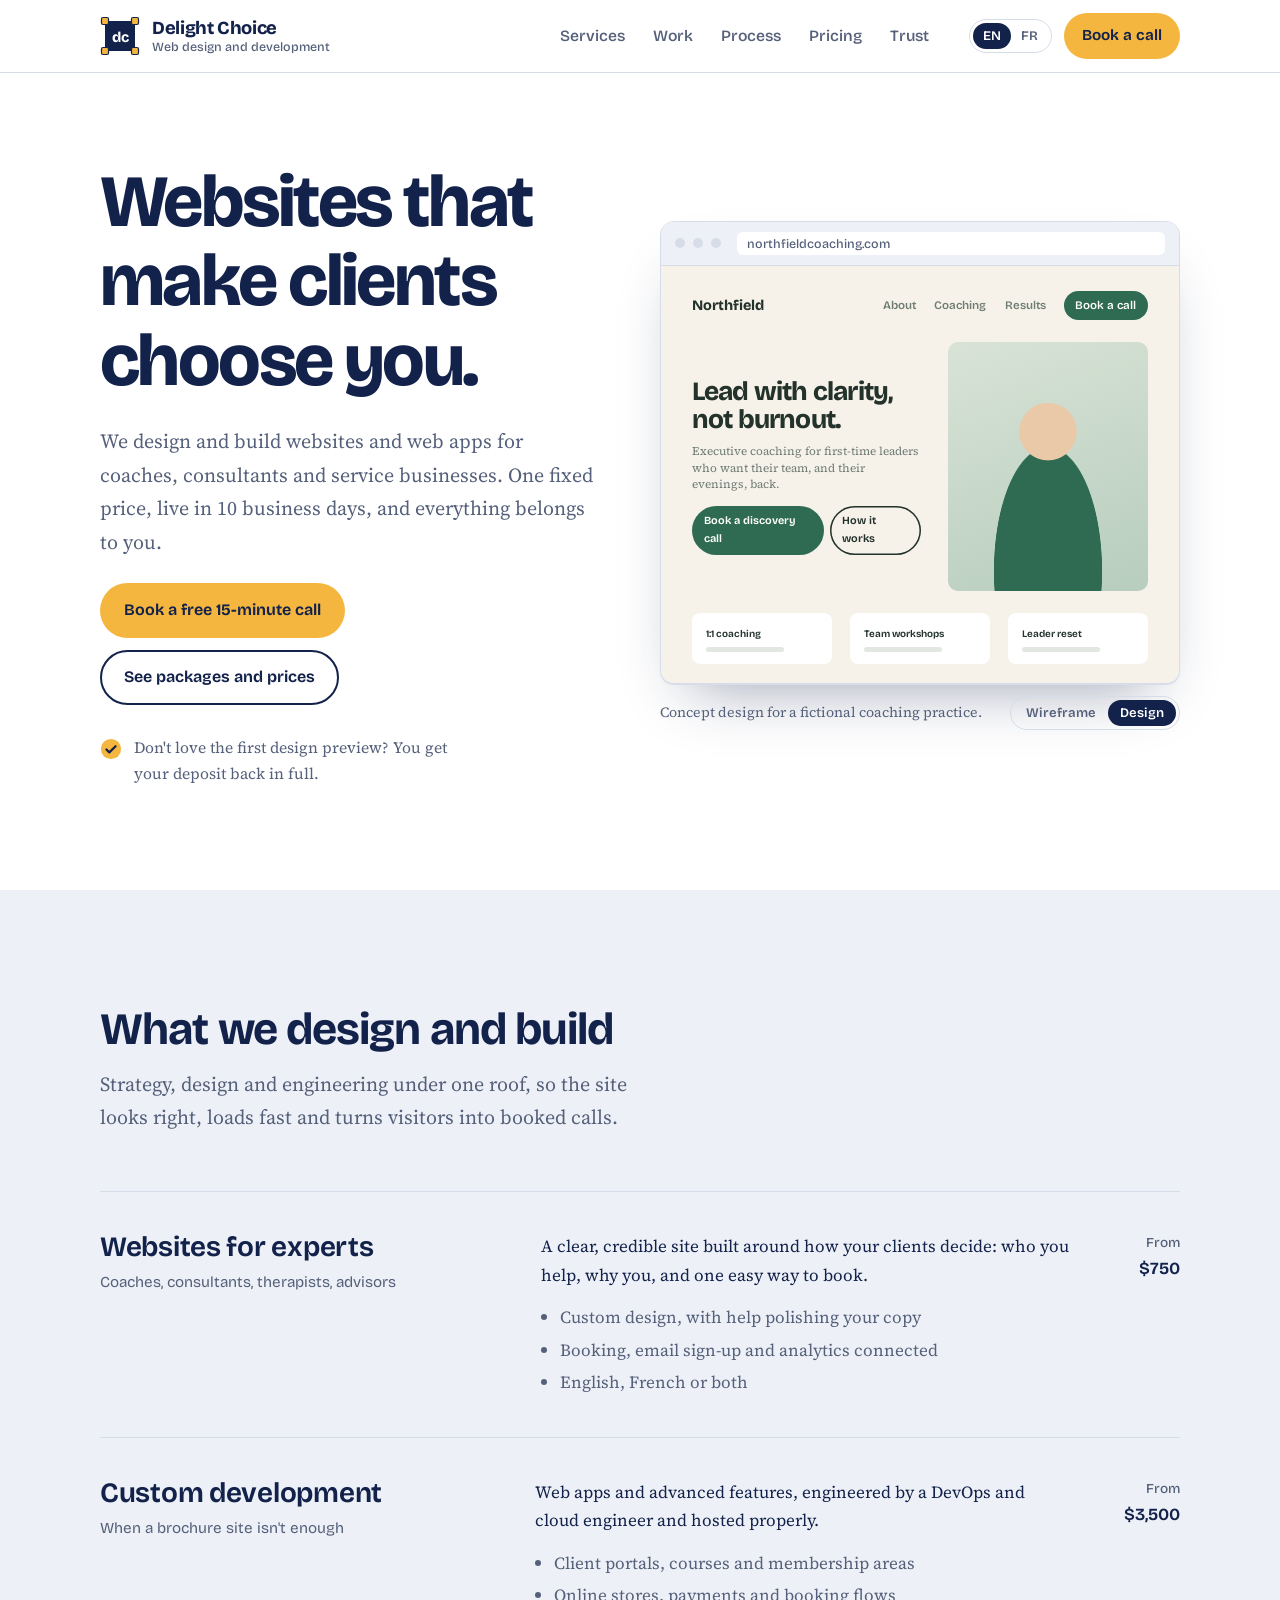
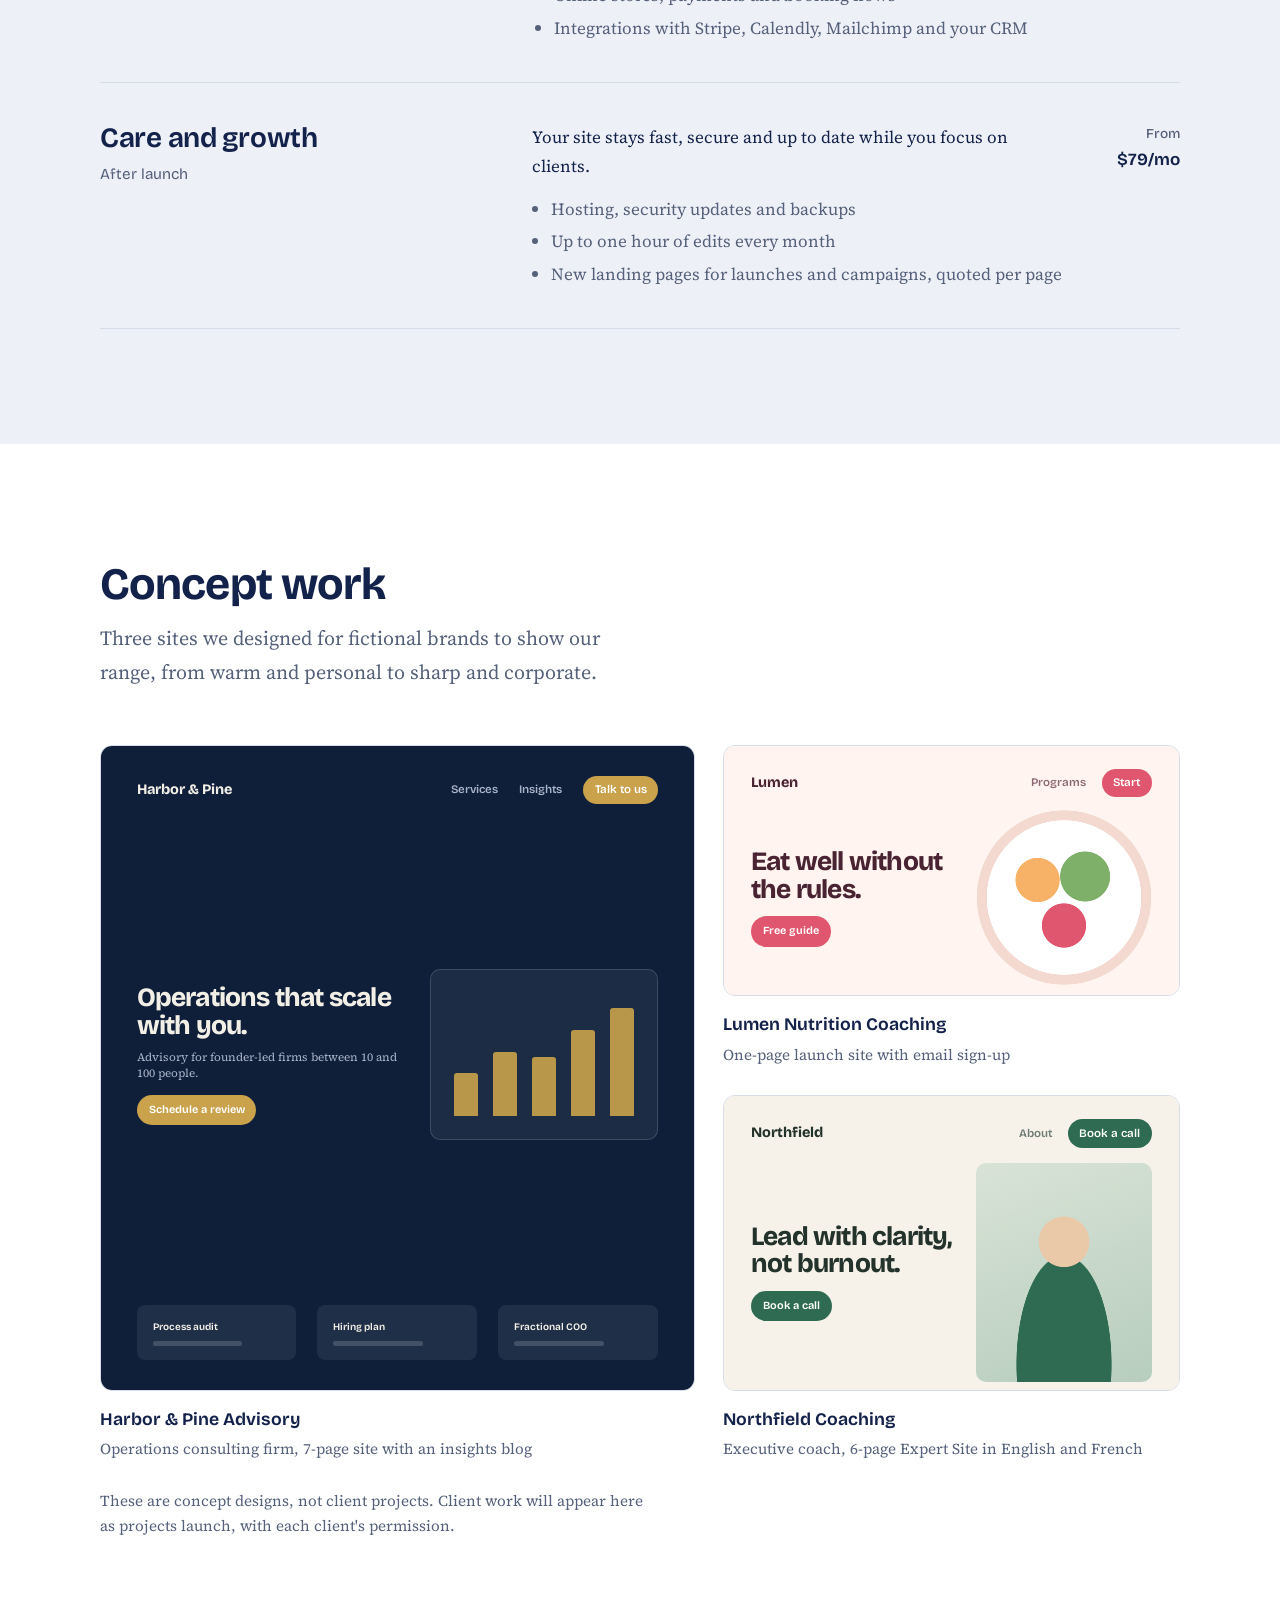
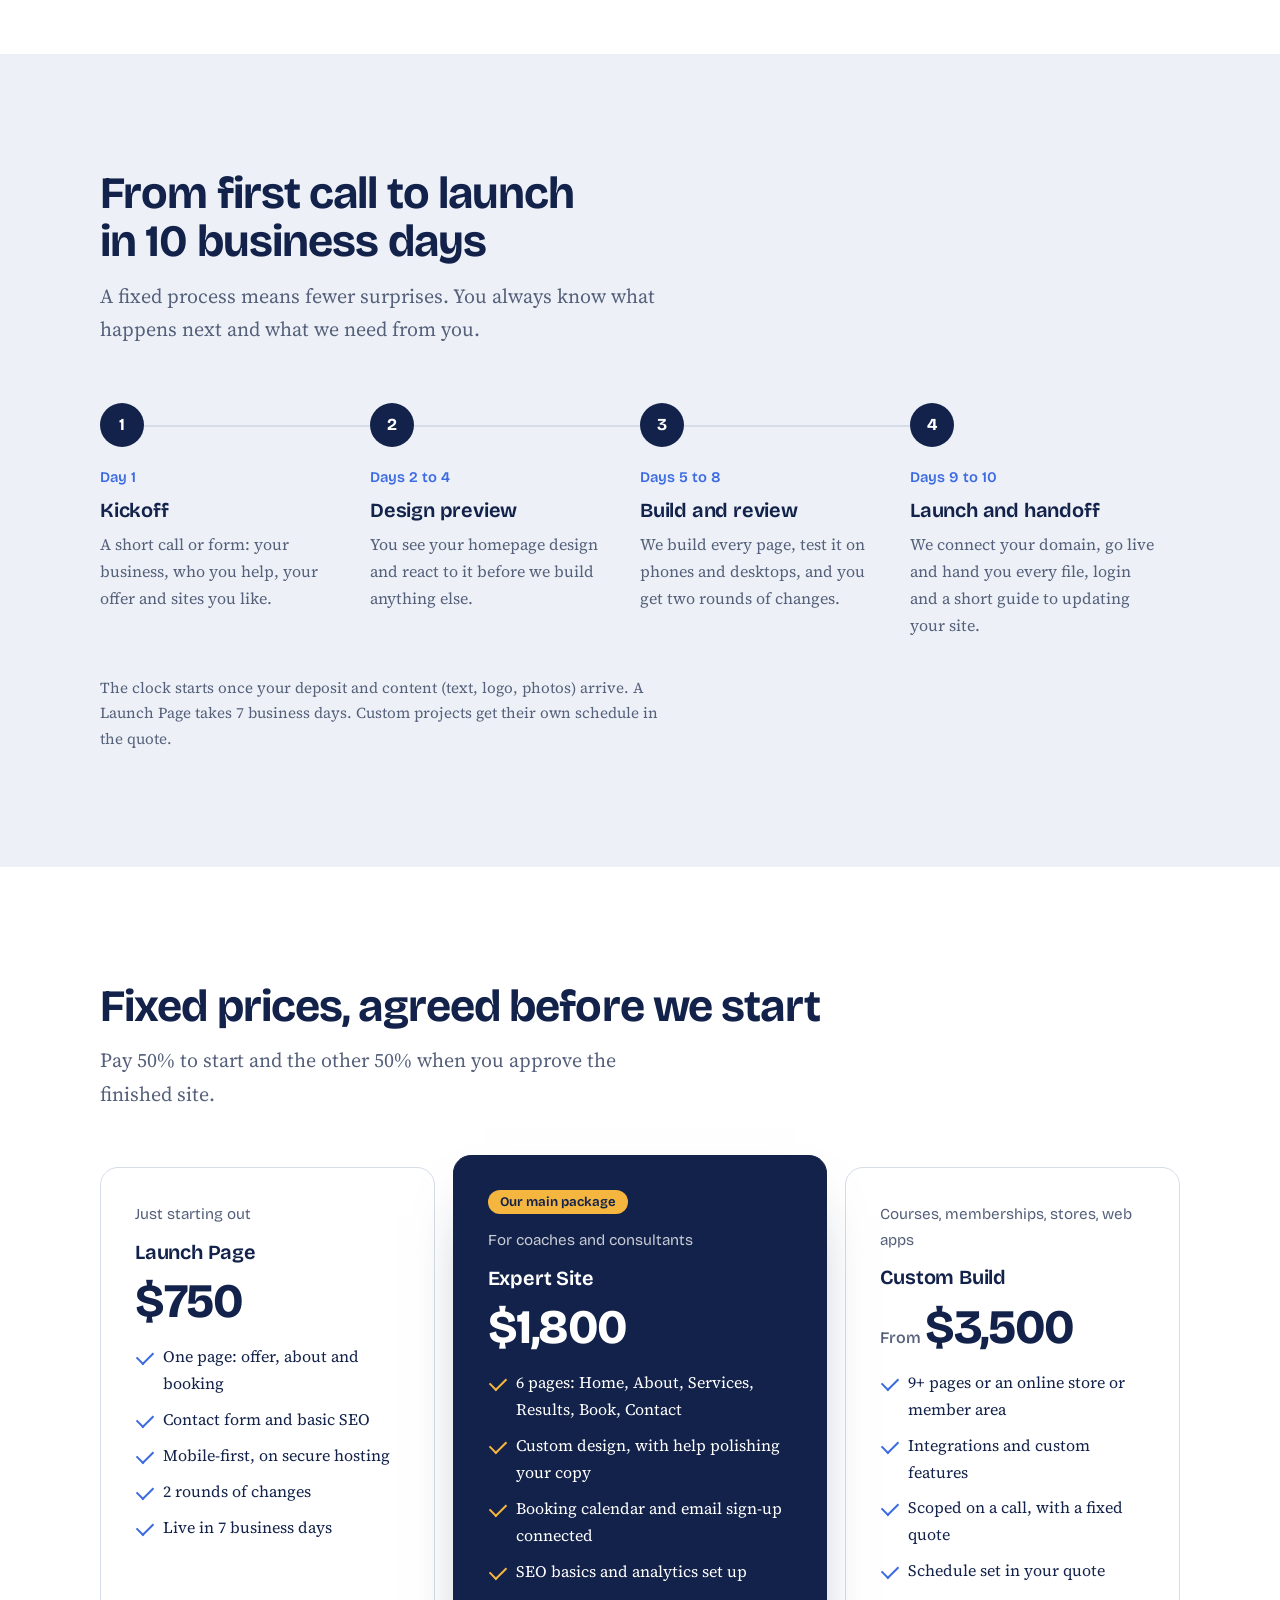
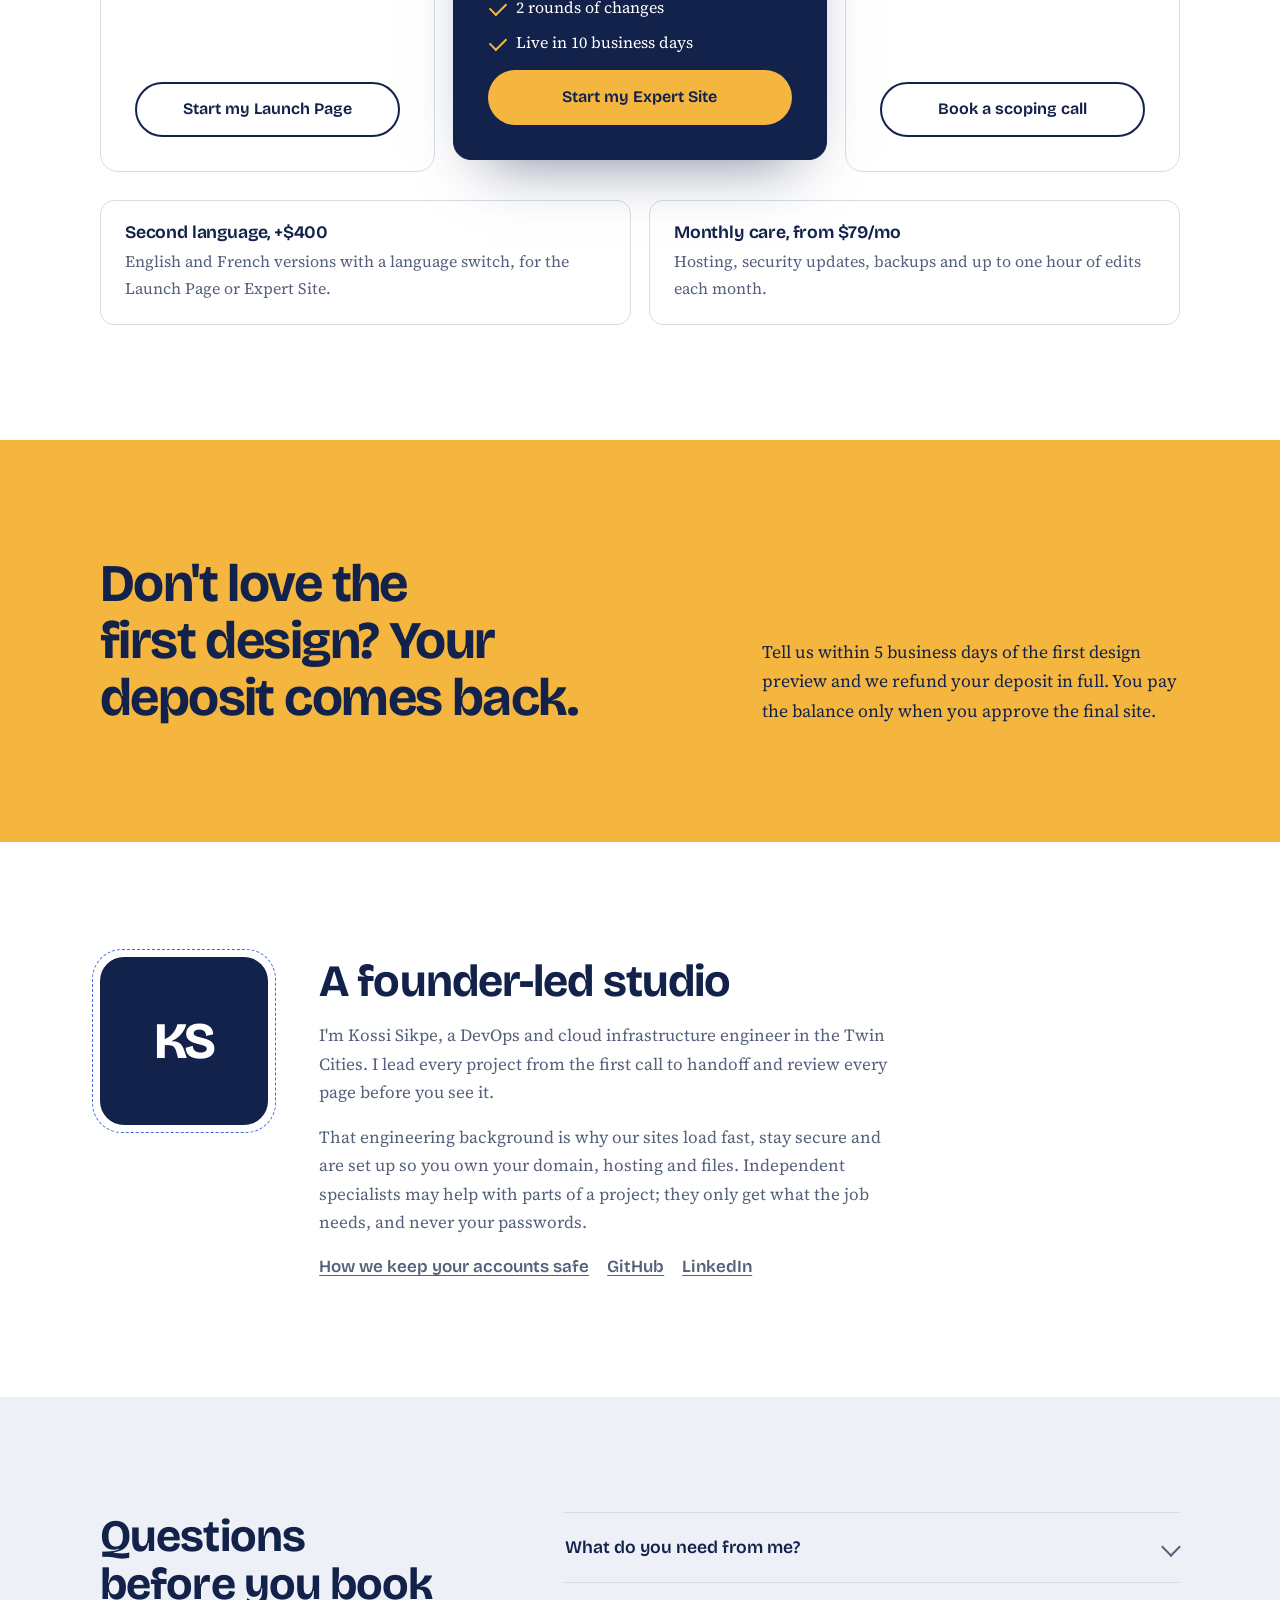
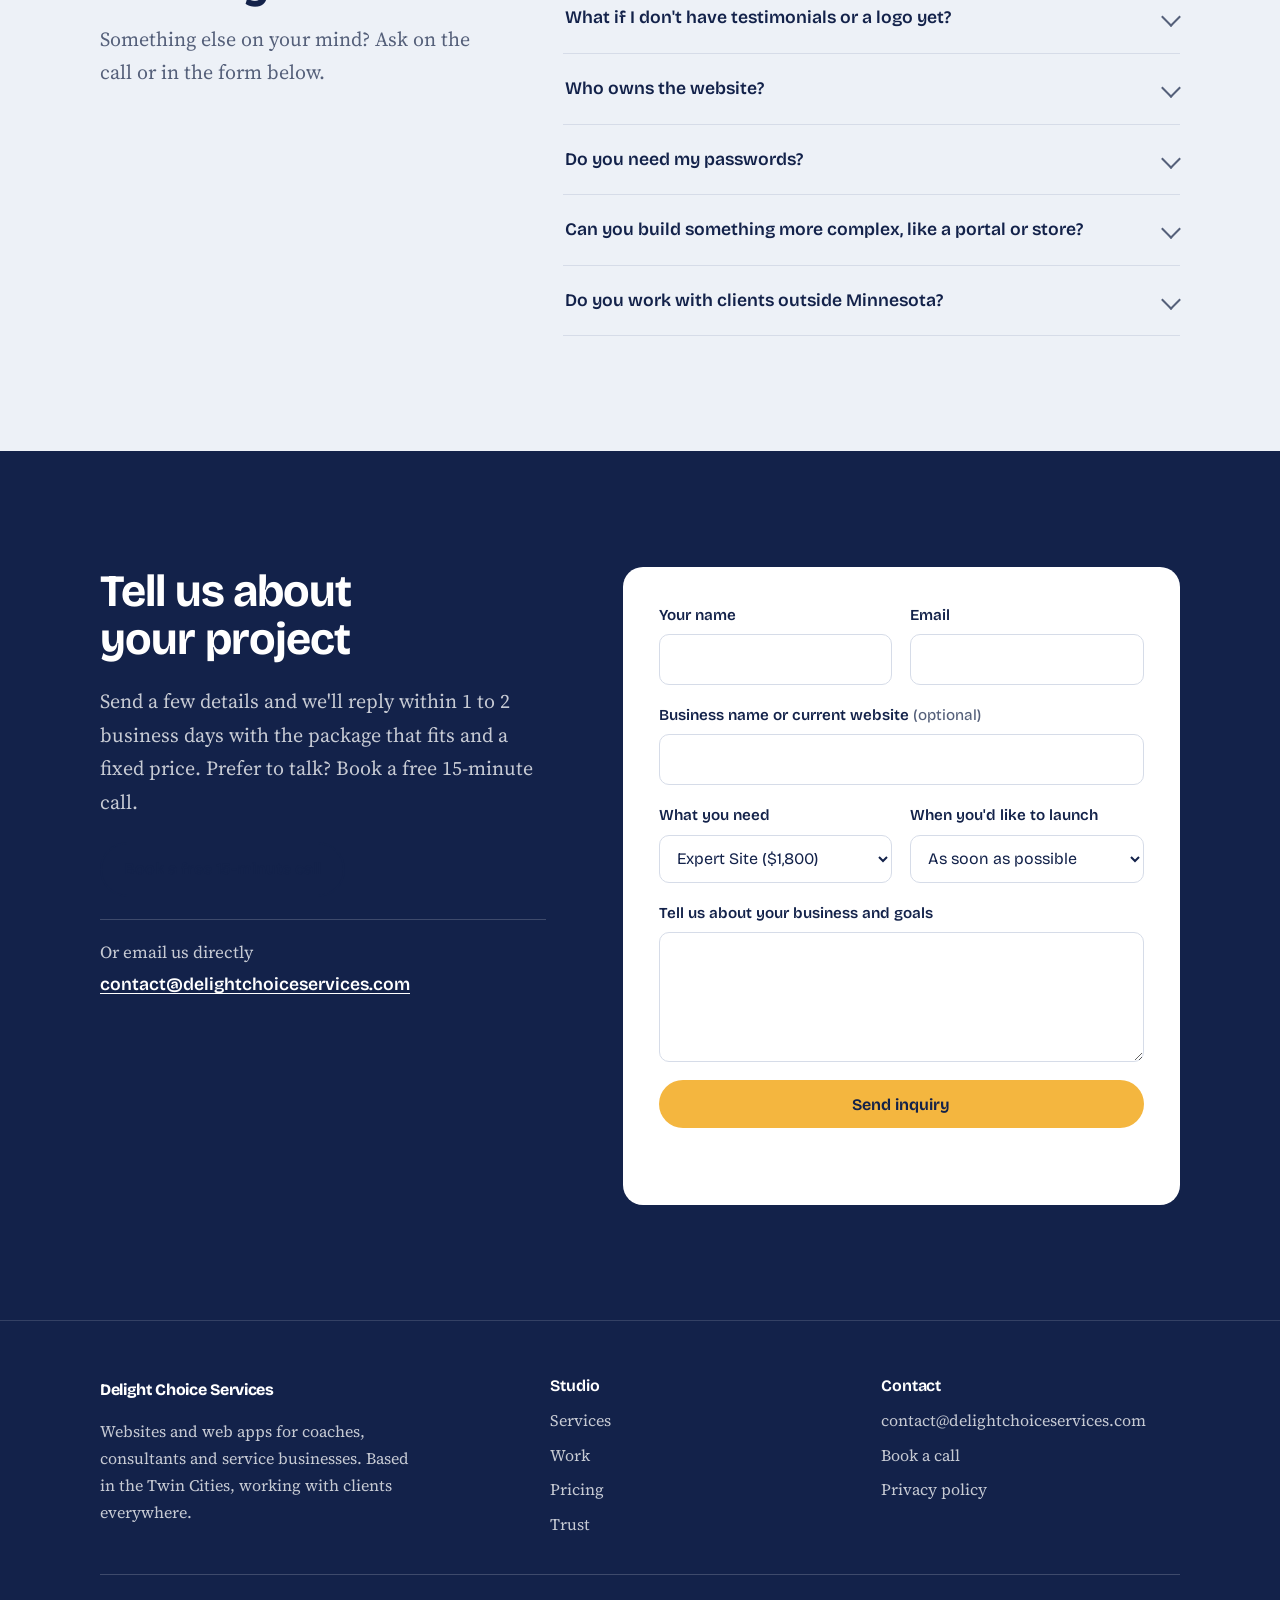
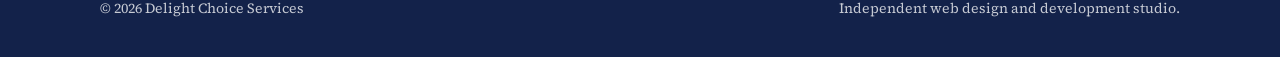
<file: public/index.html>
<!doctype html>
<html lang="en">
<head>
<meta charset="utf-8">
<meta name="viewport" content="width=device-width, initial-scale=1, viewport-fit=cover">
<title>Web Design and Development Studio | Delight Choice Services</title>
<meta name="description" content="Delight Choice Services designs and builds websites and web apps for coaches, consultants and service businesses. Fixed prices, live in 10 business days, you own everything. English and French.">
<meta property="og:title" content="Delight Choice Services — websites that win clients">
<meta property="og:description" content="Websites and web apps for coaches, consultants and service businesses. Fixed price, live in 10 business days.">
<meta property="og:type" content="website">
<meta name="theme-color" content="#13224a">
<link rel="icon" href="favicon.svg" type="image/svg+xml">
<link rel="preconnect" href="https://fonts.googleapis.com">
<link rel="preconnect" href="https://fonts.gstatic.com" crossorigin>
<link rel="stylesheet" href="https://fonts.googleapis.com/css2?family=Bricolage+Grotesque:opsz,wght@12..96,450..800&family=Source+Serif+4:opsz,wght@8..60,400;8..60,600&display=swap">
<link rel="stylesheet" href="assets/site.css">
</head>
<body>
<a class="skip" href="#main" data-i18n="skip">Skip to content</a>

<header class="site-head">
  <div class="wrap">
    <a class="brand" href="index.html" aria-label="Delight Choice Services home">
      <svg class="brand-mark" viewBox="0 0 40 40" aria-hidden="true"><rect x="5" y="5" width="30" height="30" rx="4" fill="#13224a"/><text x="20" y="25.5" text-anchor="middle" font-family="Bricolage Grotesque, Segoe UI, sans-serif" font-weight="750" font-size="14.5" fill="#fff">dc</text><g fill="#f4b63f" stroke="#13224a" stroke-width="1.2"><rect x="1.5" y="1.5" width="7" height="7" rx="1.5"/><rect x="31.5" y="1.5" width="7" height="7" rx="1.5"/><rect x="1.5" y="31.5" width="7" height="7" rx="1.5"/><rect x="31.5" y="31.5" width="7" height="7" rx="1.5"/></g></svg>
      <span class="brand-name">Delight Choice<span data-i18n="brand_sub">Web design and development</span></span>
    </a>
    <nav class="main-nav" aria-label="Main">
      <a href="#services" data-i18n="nav_services">Services</a>
      <a href="#work" data-i18n="nav_work">Work</a>
      <a href="#process" data-i18n="nav_process">Process</a>
      <a href="#pricing" data-i18n="nav_pricing">Pricing</a>
      <a href="trust.html" data-i18n="nav_trust">Trust</a>
    </nav>
    <div class="head-actions">
      <div class="lang-switch" role="group" aria-label="Language">
        <button type="button" data-lang="en" aria-pressed="true">EN</button>
        <button type="button" data-lang="fr" aria-pressed="false">FR</button>
      </div>
      <a class="btn sm" data-book href="#contact" data-i18n="nav_book">Book a call</a>
    </div>
  </div>
</header>

<main id="main">
  <section class="hero">
    <div class="wrap">
      <div class="hero-copy">
        <h1 data-i18n="hero_title">Websites that make clients choose you.</h1>
        <p class="lede" data-i18n="hero_sub">We design and build websites and web apps for coaches, consultants and service businesses. One fixed price, live in 10 business days, and everything belongs to you.</p>
        <div class="hero-ctas">
          <a class="btn" data-book href="#contact" data-i18n="hero_cta">Book a free 15-minute call</a>
          <a class="btn line" href="#pricing" data-i18n="hero_cta2">See packages and prices</a>
        </div>
        <p class="hero-promise">
          <svg viewBox="0 0 24 24" aria-hidden="true"><circle cx="12" cy="12" r="11" fill="#f4b63f"/><path d="M7 12.5l3.2 3.2L17 9" fill="none" stroke="#13224a" stroke-width="2.4" stroke-linecap="round" stroke-linejoin="round"/></svg>
          <span data-i18n="hero_note">Don't love the first design preview? You get your deposit back in full.</span>
        </p>
      </div>

      <div class="frame-wrap">
        <div class="frame">
          <div class="frame-bar" aria-hidden="true"><i></i><i></i><i></i><span class="frame-url">northfieldcoaching.com</span></div>
          <div class="mock wire" id="hero-mock" role="img" aria-label="A coaching website shown first as a wireframe, then as the finished design">
            <div class="m-nav"><span class="m-logo">Northfield</span><span>About</span><span>Coaching</span><span>Results</span><span class="m-pill">Book a call</span></div>
            <div class="m-hero">
              <div>
                <p class="m-h">Lead with clarity, not burnout.</p>
                <p class="m-p">Executive coaching for first-time leaders who want their team, and their evenings, back.</p>
                <div class="m-btns"><span>Book a discovery call</span><span>How it works</span></div>
              </div>
              <div class="m-photo"></div>
            </div>
            <div class="m-row"><div>1:1 coaching</div><div>Team workshops</div><div>Leader reset</div></div>
          </div>
        </div>
        <div class="frame-foot">
          <span data-i18n="hero_caption">Concept design for a fictional coaching practice.</span>
          <div class="view-toggle" role="group" aria-label="View">
            <button type="button" data-view="wire" aria-pressed="true" data-i18n="v_wire">Wireframe</button>
            <button type="button" data-view="design" aria-pressed="false" data-i18n="v_design">Design</button>
          </div>
        </div>
      </div>
    </div>
  </section>

  <section class="band mist" id="services">
    <div class="wrap">
      <div class="head">
        <h2 data-i18n="sv_title">What we design and build</h2>
        <p class="lede" data-i18n="sv_sub">Strategy, design and engineering under one roof, so the site looks right, loads fast and turns visitors into booked calls.</p>
      </div>
      <div class="services">
        <article class="service">
          <div><h3 data-i18n="sv1_t">Websites for experts</h3><p class="for" data-i18n="sv1_for">Coaches, consultants, therapists, advisors</p></div>
          <div>
            <p data-i18n="sv1_d">A clear, credible site built around how your clients decide: who you help, why you, and one easy way to book.</p>
            <ul><li data-i18n="sv1_a">Custom design, with help polishing your copy</li><li data-i18n="sv1_b">Booking, email sign-up and analytics connected</li><li data-i18n="sv1_c">English, French or both</li></ul>
          </div>
          <p class="price-from"><small data-i18n="from">From</small>$750</p>
        </article>
        <article class="service">
          <div><h3 data-i18n="sv2_t">Custom development</h3><p class="for" data-i18n="sv2_for">When a brochure site isn't enough</p></div>
          <div>
            <p data-i18n="sv2_d">Web apps and advanced features, engineered by a DevOps and cloud engineer and hosted properly.</p>
            <ul><li data-i18n="sv2_a">Client portals, courses and membership areas</li><li data-i18n="sv2_b">Online stores, payments and booking flows</li><li data-i18n="sv2_c">Integrations with Stripe, Calendly, Mailchimp and your CRM</li></ul>
          </div>
          <p class="price-from"><small data-i18n="from">From</small>$3,500</p>
        </article>
        <article class="service">
          <div><h3 data-i18n="sv3_t">Care and growth</h3><p class="for" data-i18n="sv3_for">After launch</p></div>
          <div>
            <p data-i18n="sv3_d">Your site stays fast, secure and up to date while you focus on clients.</p>
            <ul><li data-i18n="sv3_a">Hosting, security updates and backups</li><li data-i18n="sv3_b">Up to one hour of edits every month</li><li data-i18n="sv3_c">New landing pages for launches and campaigns, quoted per page</li></ul>
          </div>
          <p class="price-from"><small data-i18n="from">From</small><span data-i18n="per_mo">$79/mo</span></p>
        </article>
      </div>
    </div>
  </section>

  <section class="band" id="work">
    <div class="wrap">
      <div class="head">
        <h2 data-i18n="wk_title">Concept work</h2>
        <p class="lede" data-i18n="wk_sub">Three sites we designed for fictional brands to show our range, from warm and personal to sharp and corporate.</p>
      </div>
      <div class="work">
        <figure class="work-item">
          <div class="thumb">
            <div class="mock t-advisory" aria-hidden="true">
              <div class="m-nav"><span class="m-logo">Harbor &amp; Pine</span><span>Services</span><span>Insights</span><span class="m-pill">Talk to us</span></div>
              <div class="m-hero">
                <div><p class="m-h">Operations that scale with you.</p><p class="m-p">Advisory for founder-led firms between 10 and 100 people.</p><div class="m-btns"><span>Schedule a review</span></div></div>
                <div class="m-chart"><i style="height:35%"></i><i style="height:52%"></i><i style="height:48%"></i><i style="height:70%"></i><i style="height:88%"></i></div>
              </div>
              <div class="m-row"><div>Process audit</div><div>Hiring plan</div><div>Fractional COO</div></div>
            </div>
          </div>
          <figcaption><b>Harbor &amp; Pine Advisory</b><span data-i18n="wk1">Operations consulting firm, 7-page site with an insights blog</span></figcaption>
        </figure>
        <figure class="work-item">
          <div class="thumb">
            <div class="mock t-nutrition" aria-hidden="true">
              <div class="m-nav"><span class="m-logo">Lumen</span><span>Programs</span><span class="m-pill">Start</span></div>
              <div class="m-hero">
                <div><p class="m-h">Eat well without the rules.</p><div class="m-btns"><span>Free guide</span></div></div>
                <div class="m-bowl"></div>
              </div>
              <div></div>
            </div>
          </div>
          <figcaption><b>Lumen Nutrition Coaching</b><span data-i18n="wk2">One-page launch site with email sign-up</span></figcaption>
        </figure>
        <figure class="work-item">
          <div class="thumb">
            <div class="mock" aria-hidden="true">
              <div class="m-nav"><span class="m-logo">Northfield</span><span>About</span><span class="m-pill">Book a call</span></div>
              <div class="m-hero">
                <div><p class="m-h">Lead with clarity, not burnout.</p><div class="m-btns"><span>Book a call</span></div></div>
                <div class="m-photo"></div>
              </div>
              <div></div>
            </div>
          </div>
          <figcaption><b>Northfield Coaching</b><span data-i18n="wk3">Executive coach, 6-page Expert Site in English and French</span></figcaption>
        </figure>
      </div>
      <p class="work-note" data-i18n="wk_note">These are concept designs, not client projects. Client work will appear here as projects launch, with each client's permission.</p>
    </div>
  </section>

  <section class="band mist" id="process">
    <div class="wrap">
      <div class="head">
        <h2 data-i18n="pc_title">From first call to launch in 10 business days</h2>
        <p class="lede" data-i18n="pc_sub">A fixed process means fewer surprises. You always know what happens next and what we need from you.</p>
      </div>
      <ol class="steps">
        <li><span class="when" data-i18n="pc1_w">Day 1</span><h3 data-i18n="pc1_t">Kickoff</h3><p data-i18n="pc1_d">A short call or form: your business, who you help, your offer and sites you like.</p></li>
        <li><span class="when" data-i18n="pc2_w">Days 2 to 4</span><h3 data-i18n="pc2_t">Design preview</h3><p data-i18n="pc2_d">You see your homepage design and react to it before we build anything else.</p></li>
        <li><span class="when" data-i18n="pc3_w">Days 5 to 8</span><h3 data-i18n="pc3_t">Build and review</h3><p data-i18n="pc3_d">We build every page, test it on phones and desktops, and you get two rounds of changes.</p></li>
        <li><span class="when" data-i18n="pc4_w">Days 9 to 10</span><h3 data-i18n="pc4_t">Launch and handoff</h3><p data-i18n="pc4_d">We connect your domain, go live and hand you every file, login and a short guide to updating your site.</p></li>
      </ol>
      <p class="process-note" data-i18n="pc_note">The clock starts once your deposit and content (text, logo, photos) arrive. A Launch Page takes 7 business days. Custom projects get their own schedule in the quote.</p>
    </div>
  </section>

  <section class="band" id="pricing">
    <div class="wrap">
      <div class="head">
        <h2 data-i18n="pr_title">Fixed prices, agreed before we start</h2>
        <p class="lede" data-i18n="pr_sub">Pay 50% to start and the other 50% when you approve the finished site.</p>
      </div>
      <div class="plans">
        <article class="plan">
          <span class="fit" data-i18n="pl1_fit">Just starting out</span>
          <h3>Launch Page</h3>
          <p class="price">$750</p>
          <ul><li data-i18n="pl1_a">One page: offer, about and booking</li><li data-i18n="pl1_b">Contact form and basic SEO</li><li data-i18n="pl1_c">Mobile-first, on secure hosting</li><li data-i18n="pl1_d">2 rounds of changes</li><li data-i18n="pl1_e">Live in 7 business days</li></ul>
          <a class="btn line block" data-pay="starter" href="#contact" data-i18n="pl1_cta">Start my Launch Page</a>
        </article>
        <article class="plan featured on-navy">
          <span class="badge" data-i18n="pl_badge">Our main package</span>
          <span class="fit" data-i18n="pl2_fit">For coaches and consultants</span>
          <h3>Expert Site</h3>
          <p class="price">$1,800</p>
          <ul><li data-i18n="pl2_a">6 pages: Home, About, Services, Results, Book, Contact</li><li data-i18n="pl2_b">Custom design, with help polishing your copy</li><li data-i18n="pl2_c">Booking calendar and email sign-up connected</li><li data-i18n="pl2_d">SEO basics and analytics set up</li><li data-i18n="pl2_e">2 rounds of changes</li><li data-i18n="pl2_f">Live in 10 business days</li></ul>
          <a class="btn block" data-pay="expert" href="#contact" data-i18n="pl2_cta">Start my Expert Site</a>
        </article>
        <article class="plan">
          <span class="fit" data-i18n="pl3_fit">Courses, memberships, stores, web apps</span>
          <h3>Custom Build</h3>
          <p class="price"><small data-i18n="from">From</small>$3,500</p>
          <ul><li data-i18n="pl3_a">9+ pages or an online store or member area</li><li data-i18n="pl3_b">Integrations and custom features</li><li data-i18n="pl3_c">Scoped on a call, with a fixed quote</li><li data-i18n="pl3_d">Schedule set in your quote</li></ul>
          <a class="btn line block" data-book href="#contact" data-i18n="pl3_cta">Book a scoping call</a>
        </article>
      </div>
      <div class="addons">
        <div class="addon"><h3 data-i18n="ad1_t">Second language, +$400</h3><p data-i18n="ad1_d">English and French versions with a language switch, for the Launch Page or Expert Site.</p></div>
        <div class="addon"><h3 data-i18n="ad2_t">Monthly care, from $79/mo</h3><p data-i18n="ad2_d">Hosting, security updates, backups and up to one hour of edits each month.</p></div>
      </div>
    </div>
  </section>

  <section class="band guarantee">
    <div class="wrap">
      <h2 data-i18n="g_title">Don't love the first design? Your deposit comes back.</h2>
      <p data-i18n="g_text">Tell us within 5 business days of the first design preview and we refund your deposit in full. You pay the balance only when you approve the final site.</p>
    </div>
  </section>

  <section class="band founder">
    <div class="wrap">
      <div class="monogram" aria-hidden="true">KS</div>
      <div class="founder-copy">
        <h2 data-i18n="o_title">A founder-led studio</h2>
        <p data-i18n="o_d1">I'm Kossi Sikpe, a DevOps and cloud infrastructure engineer in the Twin Cities. I lead every project from the first call to handoff and review every page before you see it.</p>
        <p data-i18n="o_d2">That engineering background is why our sites load fast, stay secure and are set up so you own your domain, hosting and files. Independent specialists may help with parts of a project; they only get what the job needs, and never your passwords.</p>
        <p class="links"><a href="trust.html" data-i18n="o_trust">How we keep your accounts safe</a><a href="https://github.com/lsikkoss" rel="noopener">GitHub</a><a href="https://www.linkedin.com/in/kossi-sikpe-a07598294" rel="noopener">LinkedIn</a></p>
      </div>
    </div>
  </section>

  <section class="band mist" id="faq">
    <div class="wrap faq-grid">
      <div class="head"><h2 data-i18n="faq_title">Questions before you book</h2><p class="lede" data-i18n="faq_sub">Something else on your mind? Ask on the call or in the form below.</p></div>
      <div class="faq">
        <details><summary data-i18n="f1_q">What do you need from me?</summary><p data-i18n="f1_a">Your logo, bio, text and photos if you have them, plus a few sites you like. The Expert Site includes help structuring and polishing your text. Writing everything from scratch is quoted separately.</p></details>
        <details><summary data-i18n="f2_q">What if I don't have testimonials or a logo yet?</summary><p data-i18n="f2_a">No problem. The Results page works with one testimonial or none for now, and we show you how to collect more. A logo can be quoted separately.</p></details>
        <details><summary data-i18n="f3_q">Who owns the website?</summary><p data-i18n="f3_a">You do: the design, content, files and domain. We hand everything over at launch.</p></details>
        <details><summary data-i18n="f4_q">Do you need my passwords?</summary><p data-i18n="f4_a">No. Where we need access to your domain or hosting, you add us as a collaborator and can remove us at any time.</p></details>
        <details><summary data-i18n="f5_q">Can you build something more complex, like a portal or store?</summary><p data-i18n="f5_a">Yes. That's the Custom Build. We scope it on a call and send a fixed quote with its own schedule before any work starts.</p></details>
        <details><summary data-i18n="f6_q">Do you work with clients outside Minnesota?</summary><p data-i18n="f6_a">Yes. Everything happens online: calls, previews and reviews, in English or French.</p></details>
      </div>
    </div>
  </section>

  <section class="band on-navy contact" id="contact">
    <div class="wrap">
      <div class="contact-side">
        <h2 data-i18n="ct_title">Tell us about your project</h2>
        <p class="lede" data-i18n="ct_sub">Send a few details and we'll reply within 1 to 2 business days with the package that fits and a fixed price. Prefer to talk? Book a free 15-minute call.</p>
        <a class="btn line" data-book href="#contact" data-i18n="ct_book">Book a free 15-minute call</a>
        <div class="or"><span class="muted" data-i18n="ct_mail">Or email us directly</span><a data-email href="mailto:contact@delightchoiceservices.com">contact@delightchoiceservices.com</a></div>
      </div>
      <form class="inquiry" id="inquiry" novalidate>
        <div class="field"><label for="f-name" data-i18n="fm_name">Your name</label><input id="f-name" name="name" autocomplete="name" required></div>
        <div class="field"><label for="f-email" data-i18n="fm_email">Email</label><input id="f-email" name="email" type="email" autocomplete="email" required></div>
        <div class="field full"><label for="f-biz"><span data-i18n="fm_biz">Business name or current website</span> <span class="opt" data-i18n="optional">(optional)</span></label><input id="f-biz" name="business"></div>
        <div class="field"><label for="f-need" data-i18n="fm_need">What you need</label>
          <select id="f-need" name="need">
            <option value="expert" data-i18n="op_expert">Expert Site ($1,800)</option>
            <option value="launch" data-i18n="op_launch">Launch Page ($750)</option>
            <option value="custom" data-i18n="op_custom">Custom Build or web app</option>
            <option value="care" data-i18n="op_care">Care for an existing site</option>
            <option value="unsure" data-i18n="op_unsure">Not sure yet</option>
          </select></div>
        <div class="field"><label for="f-time" data-i18n="fm_time">When you'd like to launch</label>
          <select id="f-time" name="timeline">
            <option value="asap" data-i18n="op_asap">As soon as possible</option>
            <option value="month" data-i18n="op_month">Within a month</option>
            <option value="quarter" data-i18n="op_quarter">In the next 3 months</option>
            <option value="exploring" data-i18n="op_exploring">Just exploring</option>
          </select></div>
        <div class="field full"><label for="f-msg" data-i18n="fm_msg">Tell us about your business and goals</label><textarea id="f-msg" name="message" required></textarea></div>
        <div class="hp" aria-hidden="true"><label for="f-hp">Leave empty</label><input id="f-hp" name="company_site" tabindex="-1" autocomplete="off"></div>
        <div class="full"><button class="btn block" type="submit" data-i18n="fm_send">Send inquiry</button></div>
        <p class="form-status" role="status" aria-live="polite"></p>
      </form>
    </div>
  </section>
</main>

<footer class="site-foot on-navy">
  <div class="wrap">
    <div class="foot-top">
      <div>
        <p class="foot-brand" data-brand>Delight Choice Services</p>
        <p data-i18n="ft_line">Websites and web apps for coaches, consultants and service businesses. Based in the Twin Cities, working with clients everywhere.</p>
      </div>
      <div class="foot-col"><h3 data-i18n="ft_studio">Studio</h3><a href="#services" data-i18n="nav_services">Services</a><a href="#work" data-i18n="nav_work">Work</a><a href="#pricing" data-i18n="nav_pricing">Pricing</a><a href="trust.html" data-i18n="nav_trust">Trust</a></div>
      <div class="foot-col"><h3 data-i18n="ft_contact">Contact</h3><a data-email href="mailto:contact@delightchoiceservices.com">contact@delightchoiceservices.com</a><a data-book href="#contact" data-i18n="nav_book">Book a call</a><a href="privacy.html" data-i18n="ft_privacy">Privacy policy</a></div>
    </div>
    <div class="foot-bottom"><span>© <span data-year>2026</span> Delight Choice Services</span><span data-i18n="ft_legal">Independent web design and development studio.</span></div>
  </div>
</footer>

<script src="assets/config.js"></script>
<script>
window.I18N_FR = {
  __title: "Studio de conception et développement web | Delight Choice Services",
  skip: "Aller au contenu",
  brand_sub: "Conception et développement web",
  nav_services: "Services", nav_work: "Réalisations", nav_process: "Méthode", nav_pricing: "Tarifs", nav_trust: "Confiance", nav_book: "Réserver un appel",
  hero_title: "Des sites web qui font que les clients vous choisissent.",
  hero_sub: "Nous concevons et développons des sites et des applications web pour les coachs, les consultants et les entreprises de services. Un prix fixe, en ligne en 10 jours ouvrables, et tout vous appartient.",
  hero_cta: "Réserver un appel gratuit de 15 minutes", hero_cta2: "Voir les forfaits et les prix",
  hero_note: "Le premier aperçu du design ne vous plaît pas ? Votre acompte vous est remboursé en entier.",
  hero_caption: "Concept de design pour un cabinet de coaching fictif.", v_wire: "Maquette", v_design: "Design",
  sv_title: "Ce que nous concevons et développons",
  sv_sub: "Stratégie, design et ingénierie sous un même toit : le site a la bonne allure, se charge vite et transforme les visiteurs en appels réservés.",
  sv1_t: "Sites pour experts", sv1_for: "Coachs, consultants, thérapeutes, conseillers",
  sv1_d: "Un site clair et crédible, construit autour de la façon dont vos clients décident : qui vous aidez, pourquoi vous, et une façon simple de réserver.",
  sv1_a: "Design sur mesure, avec de l'aide pour peaufiner vos textes", sv1_b: "Réservation, inscription courriel et statistiques connectées", sv1_c: "Français, anglais ou les deux",
  sv2_t: "Développement sur mesure", sv2_for: "Quand un site vitrine ne suffit pas",
  sv2_d: "Applications web et fonctionnalités avancées, conçues par un ingénieur DevOps et infonuagique, et hébergées correctement.",
  sv2_a: "Portails clients, cours et espaces membres", sv2_b: "Boutiques en ligne, paiements et parcours de réservation", sv2_c: "Intégrations avec Stripe, Calendly, Mailchimp et votre CRM",
  sv3_t: "Suivi et croissance", sv3_for: "Après la mise en ligne",
  sv3_d: "Votre site reste rapide, sécurisé et à jour pendant que vous vous occupez de vos clients.",
  sv3_a: "Hébergement, mises à jour de sécurité et sauvegardes", sv3_b: "Jusqu'à une heure de modifications chaque mois", sv3_c: "Nouvelles pages pour vos lancements et campagnes, au prix par page",
  from: "Dès", per_mo: "79 $/mois",
  wk_title: "Concepts de design",
  wk_sub: "Trois sites conçus pour des marques fictives afin de montrer notre éventail, du chaleureux et personnel au précis et corporatif.",
  wk1: "Cabinet de conseil en opérations, site de 7 pages avec un blogue", wk2: "Site de lancement d'une page avec inscription courriel", wk3: "Coach de dirigeants, Site Expert de 6 pages en français et en anglais",
  wk_note: "Ce sont des concepts, pas des projets clients. Les réalisations clients apparaîtront ici au fil des lancements, avec l'accord de chaque client.",
  pc_title: "Du premier appel à la mise en ligne en 10 jours ouvrables",
  pc_sub: "Une méthode fixe, c'est moins de surprises. Vous savez toujours ce qui vient ensuite et ce dont nous avons besoin.",
  pc1_w: "Jour 1", pc1_t: "Lancement", pc1_d: "Un court appel ou formulaire : votre entreprise, qui vous aidez, votre offre et des sites que vous aimez.",
  pc2_w: "Jours 2 à 4", pc2_t: "Aperçu du design", pc2_d: "Vous voyez le design de votre page d'accueil et réagissez avant que nous construisions le reste.",
  pc3_w: "Jours 5 à 8", pc3_t: "Construction et révision", pc3_d: "Nous construisons chaque page, la testons sur téléphone et ordinateur, et vous avez deux séries de modifications.",
  pc4_w: "Jours 9 à 10", pc4_t: "Mise en ligne et remise", pc4_d: "Nous connectons votre domaine, mettons le site en ligne et vous remettons chaque fichier, chaque accès et un court guide de mise à jour.",
  pc_note: "Le délai commence à la réception de votre acompte et de votre contenu (textes, logo, photos). Un Launch Page prend 7 jours ouvrables. Les projets sur mesure ont leur propre calendrier dans le devis.",
  pr_title: "Des prix fixes, convenus avant de commencer", pr_sub: "Vous payez 50 % pour commencer et les 50 % restants lorsque vous approuvez le site terminé.",
  pl1_fit: "Pour démarrer", pl1_a: "Une page : offre, à propos et réservation", pl1_b: "Formulaire de contact et référencement de base", pl1_c: "Pensé pour le mobile, sur un hébergement sécurisé", pl1_d: "2 séries de modifications", pl1_e: "En ligne en 7 jours ouvrables", pl1_cta: "Commencer mon Launch Page",
  pl_badge: "Notre forfait principal", pl2_fit: "Pour coachs et consultants",
  pl2_a: "6 pages : Accueil, À propos, Services, Résultats, Réservation, Contact", pl2_b: "Design sur mesure, avec de l'aide pour peaufiner vos textes", pl2_c: "Calendrier de réservation et inscription courriel connectés", pl2_d: "Bases du référencement et statistiques configurées", pl2_e: "2 séries de modifications", pl2_f: "En ligne en 10 jours ouvrables", pl2_cta: "Commencer mon Expert Site",
  pl3_fit: "Cours, espaces membres, boutiques, applications web", pl3_a: "9 pages et plus, ou une boutique ou un espace membre", pl3_b: "Intégrations et fonctionnalités sur mesure", pl3_c: "Défini lors d'un appel, avec un devis fixe", pl3_d: "Calendrier précisé dans votre devis", pl3_cta: "Réserver un appel de cadrage",
  ad1_t: "Deuxième langue, +400 $", ad1_d: "Versions française et anglaise avec sélecteur de langue, pour le Launch Page ou l'Expert Site.",
  ad2_t: "Suivi mensuel, dès 79 $/mois", ad2_d: "Hébergement, mises à jour de sécurité, sauvegardes et jusqu'à une heure de modifications par mois.",
  g_title: "Le premier design ne vous plaît pas ? Votre acompte vous revient.",
  g_text: "Dites-le-nous dans les 5 jours ouvrables suivant le premier aperçu et nous remboursons votre acompte en entier. Vous payez le solde seulement quand vous approuvez le site final.",
  o_title: "Un studio dirigé par son fondateur",
  o_d1: "Je suis Kossi Sikpe, ingénieur DevOps et infrastructure infonuagique dans les Villes jumelles. Je dirige chaque projet, du premier appel à la remise, et je révise chaque page avant que vous ne la voyiez.",
  o_d2: "C'est grâce à cette formation d'ingénieur que nos sites se chargent vite, restent sécurisés et sont configurés pour que votre domaine, votre hébergement et vos fichiers vous appartiennent. Des spécialistes indépendants peuvent aider sur certaines parties ; ils ne reçoivent que ce dont la tâche a besoin, et jamais vos mots de passe.",
  o_trust: "Comment nous protégeons vos comptes",
  faq_title: "Questions avant de réserver", faq_sub: "Autre chose en tête ? Posez la question pendant l'appel ou dans le formulaire ci-dessous.",
  f1_q: "De quoi avez-vous besoin de ma part ?", f1_a: "Votre logo, votre biographie, vos textes et vos photos si vous en avez, plus quelques sites que vous aimez. L'Expert Site comprend de l'aide pour structurer et peaufiner vos textes. La rédaction complète est proposée à part.",
  f2_q: "Et si je n'ai pas encore de témoignages ni de logo ?", f2_a: "Aucun problème. La page Résultats fonctionne avec un seul témoignage ou aucun pour l'instant, et nous vous montrons comment en recueillir. Un logo peut être proposé à part.",
  f3_q: "À qui appartient le site ?", f3_a: "À vous : le design, le contenu, les fichiers et le domaine. Nous vous remettons tout à la mise en ligne.",
  f4_q: "Avez-vous besoin de mes mots de passe ?", f4_a: "Non. Là où un accès à votre domaine ou hébergement est nécessaire, vous nous ajoutez comme collaborateur et pouvez nous retirer à tout moment.",
  f5_q: "Pouvez-vous construire quelque chose de plus complexe, comme un portail ou une boutique ?", f5_a: "Oui. C'est le Custom Build. Nous le définissons lors d'un appel et envoyons un devis fixe avec son propre calendrier avant de commencer.",
  f6_q: "Travaillez-vous avec des clients hors du Minnesota ?", f6_a: "Oui. Tout se passe en ligne : appels, aperçus et révisions, en français ou en anglais.",
  ct_title: "Parlez-nous de votre projet",
  ct_sub: "Envoyez quelques détails et nous répondons sous 1 à 2 jours ouvrables avec le forfait qui convient et un prix fixe. Vous préférez parler ? Réservez un appel gratuit de 15 minutes.",
  ct_book: "Réserver un appel gratuit de 15 minutes", ct_mail: "Ou écrivez-nous directement",
  fm_name: "Votre nom", fm_email: "Courriel", fm_biz: "Nom de l'entreprise ou site actuel", optional: "(facultatif)",
  fm_need: "Ce dont vous avez besoin", op_expert: "Expert Site (1 800 $)", op_launch: "Launch Page (750 $)", op_custom: "Custom Build ou application web", op_care: "Suivi d'un site existant", op_unsure: "Je ne sais pas encore",
  fm_time: "Quand souhaitez-vous être en ligne", op_asap: "Le plus tôt possible", op_month: "D'ici un mois", op_quarter: "Dans les 3 prochains mois", op_exploring: "Je me renseigne",
  fm_msg: "Parlez-nous de votre entreprise et de vos objectifs", fm_send: "Envoyer la demande",
  form_sending: "Envoi en cours…", form_sent: "Demande envoyée. Nous répondons sous 1 à 2 jours ouvrables.",
  form_error: "La demande n'a pas pu être envoyée. Écrivez-nous à contact@delightchoiceservices.com.",
  form_mailto: "Votre application de courriel s'est ouverte avec votre message. Envoyez-le depuis là.",
  ft_line: "Sites et applications web pour coachs, consultants et entreprises de services. Établis dans les Villes jumelles, au service de clients partout.",
  ft_studio: "Studio", ft_contact: "Contact", ft_privacy: "Politique de confidentialité", ft_legal: "Studio indépendant de conception et de développement web."
};
</script>
<script>
window.I18N_EN = {
  form_sending: "Sending…", form_sent: "Inquiry sent. We reply within 1 to 2 business days.",
  form_error: "The inquiry couldn't be sent. Email us at contact@delightchoiceservices.com instead.",
  form_mailto: "Your email app opened with your message. Send it from there to finish."
};
</script>
<script src="assets/site.js"></script>
</body>
</html>
</file>
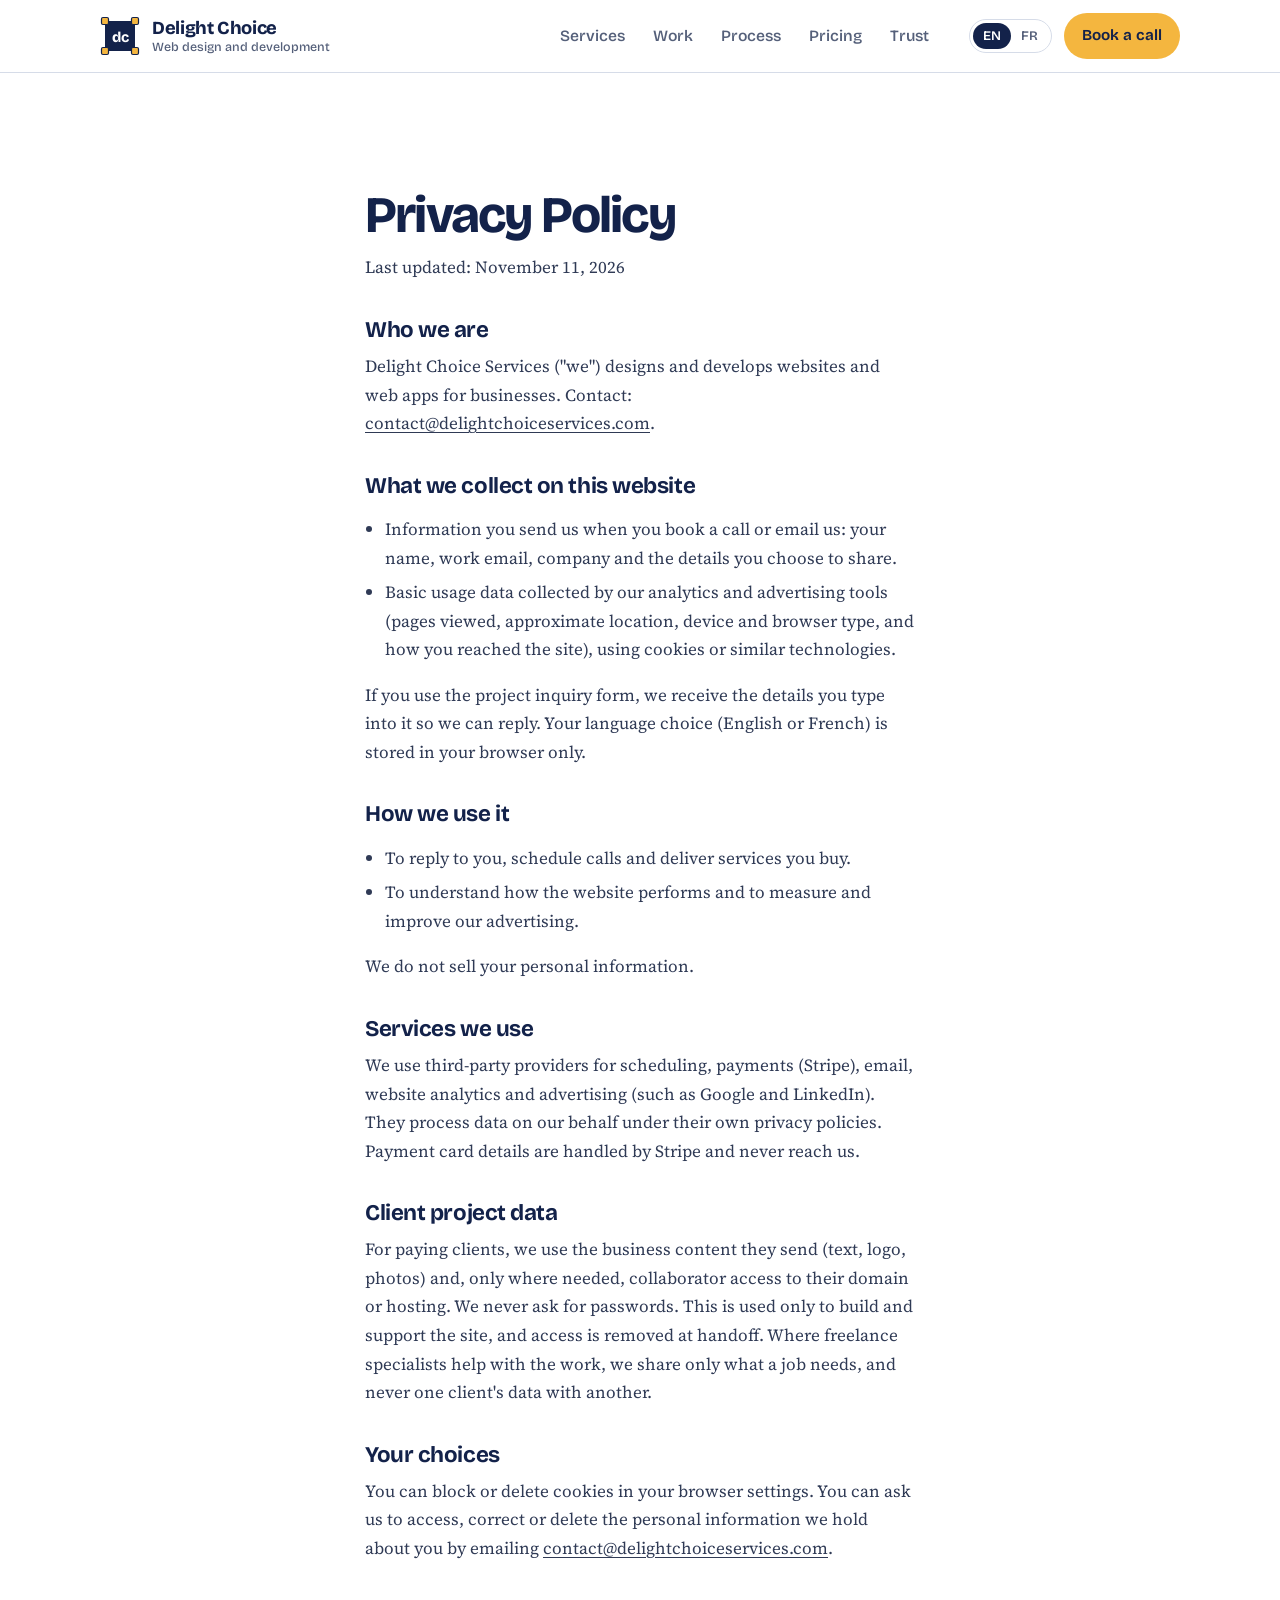
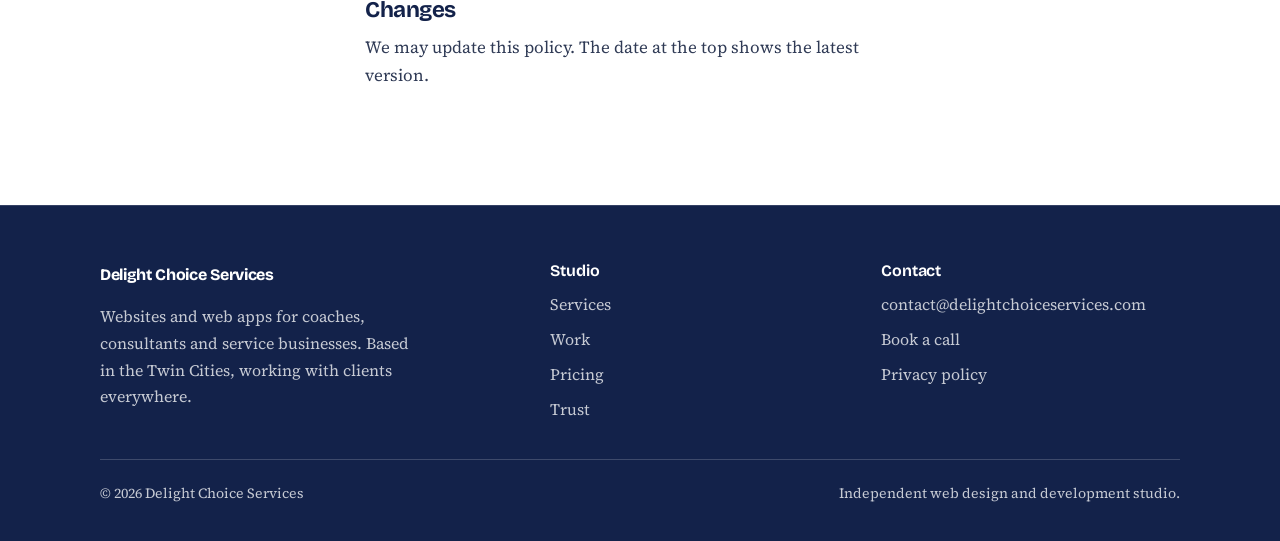
<file: public/privacy.html>
<!doctype html>
<html lang="en">
<head>
<title>Privacy Policy | Delight Choice Services</title>
<meta name="description" content="Privacy policy for Delight Choice Services.">
<meta charset="utf-8">
<meta name="viewport" content="width=device-width, initial-scale=1, viewport-fit=cover">
<meta name="theme-color" content="#13224a">
<link rel="icon" href="favicon.svg" type="image/svg+xml">
<link rel="preconnect" href="https://fonts.googleapis.com">
<link rel="preconnect" href="https://fonts.gstatic.com" crossorigin>
<link rel="stylesheet" href="https://fonts.googleapis.com/css2?family=Bricolage+Grotesque:opsz,wght@12..96,450..800&family=Source+Serif+4:opsz,wght@8..60,400;8..60,600&display=swap">
<link rel="stylesheet" href="assets/site.css">
</head>
<body>
<a class="skip" href="#main" data-i18n="skip">Skip to content</a>
<header class="site-head">
  <div class="wrap">
    <a class="brand" href="index.html" aria-label="Delight Choice Services home">
      <svg class="brand-mark" viewBox="0 0 40 40" aria-hidden="true"><rect x="5" y="5" width="30" height="30" rx="4" fill="#13224a"/><text x="20" y="25.5" text-anchor="middle" font-family="Bricolage Grotesque, Segoe UI, sans-serif" font-weight="750" font-size="14.5" fill="#fff">dc</text><g fill="#f4b63f" stroke="#13224a" stroke-width="1.2"><rect x="1.5" y="1.5" width="7" height="7" rx="1.5"/><rect x="31.5" y="1.5" width="7" height="7" rx="1.5"/><rect x="1.5" y="31.5" width="7" height="7" rx="1.5"/><rect x="31.5" y="31.5" width="7" height="7" rx="1.5"/></g></svg>
      <span class="brand-name">Delight Choice<span data-i18n="brand_sub">Web design and development</span></span>
    </a>
    <nav class="main-nav" aria-label="Main">
      <a href="index.html#services" data-i18n="nav_services">Services</a>
      <a href="index.html#work" data-i18n="nav_work">Work</a>
      <a href="index.html#process" data-i18n="nav_process">Process</a>
      <a href="index.html#pricing" data-i18n="nav_pricing">Pricing</a>
      <a href="trust.html" data-i18n="nav_trust">Trust</a>
    </nav>
    <div class="head-actions">
      <div class="lang-switch" role="group" aria-label="Language">
        <button type="button" data-lang="en" aria-pressed="true">EN</button>
        <button type="button" data-lang="fr" aria-pressed="false">FR</button>
      </div>
      <a class="btn sm" data-book href="index.html#contact" data-i18n="nav_book">Book a call</a>
    </div>
  </div>
</header>

<main id="main" class="band">
  <div class="wrap prose">
<div data-lang-block="en">
<h1>Privacy Policy</h1>
<p>Last updated: November 11, 2026</p>

<h2>Who we are</h2>
<p>Delight Choice Services ("we") designs and develops websites and web apps for businesses. Contact: <a href="mailto:contact@delightchoiceservices.com">contact@delightchoiceservices.com</a>.</p>

<h2>What we collect on this website</h2>
<ul>
<li>Information you send us when you book a call or email us: your name, work email, company and the details you choose to share.</li>
<li>Basic usage data collected by our analytics and advertising tools (pages viewed, approximate location, device and browser type, and how you reached the site), using cookies or similar technologies.</li>
</ul>
<p>If you use the project inquiry form, we receive the details you type into it so we can reply. Your language choice (English or French) is stored in your browser only.</p>

<h2>How we use it</h2>
<ul>
<li>To reply to you, schedule calls and deliver services you buy.</li>
<li>To understand how the website performs and to measure and improve our advertising.</li>
</ul>
<p>We do not sell your personal information.</p>

<h2>Services we use</h2>
<p>We use third-party providers for scheduling, payments (Stripe), email, website analytics and advertising (such as Google and LinkedIn). They process data on our behalf under their own privacy policies. Payment card details are handled by Stripe and never reach us.</p>

<h2>Client project data</h2>
<p>For paying clients, we use the business content they send (text, logo, photos) and, only where needed, collaborator access to their domain or hosting. We never ask for passwords. This is used only to build and support the site, and access is removed at handoff. Where freelance specialists help with the work, we share only what a job needs, and never one client's data with another.</p>

<h2>Your choices</h2>
<p>You can block or delete cookies in your browser settings. You can ask us to access, correct or delete the personal information we hold about you by emailing <a href="mailto:contact@delightchoiceservices.com">contact@delightchoiceservices.com</a>.</p>

<h2>Changes</h2>
<p>We may update this policy. The date at the top shows the latest version.</p>
</div>

<div data-lang-block="fr" hidden>
<h1>Politique de confidentialité</h1>
<p>Dernière mise à jour : 11 novembre 2026</p>

<h2>Qui nous sommes</h2>
<p>Delight Choice Services (« nous ») conçoit et développe des sites et des applications web pour les entreprises. Contact : <a href="mailto:contact@delightchoiceservices.com">contact@delightchoiceservices.com</a>.</p>

<h2>Ce que nous collectons sur ce site</h2>
<ul>
<li>Les informations que vous nous envoyez lorsque vous réservez un appel ou nous écrivez : votre nom, votre courriel professionnel, votre entreprise et les détails que vous choisissez de partager.</li>
<li>Des données d'usage de base collectées par nos outils d'analyse et de publicité (pages consultées, localisation approximative, type d'appareil et de navigateur, et provenance de votre visite), au moyen de témoins (cookies) ou de technologies similaires.</li>
</ul>
<p>Si vous utilisez le formulaire de demande de projet, nous recevons les détails que vous y saisissez afin de vous répondre. Votre choix de langue (anglais ou français) est conservé uniquement dans votre navigateur.</p>

<h2>Comment nous l'utilisons</h2>
<ul>
<li>Pour vous répondre, planifier des appels et fournir les services que vous achetez.</li>
<li>Pour comprendre les performances du site et mesurer et améliorer notre publicité.</li>
</ul>
<p>Nous ne vendons pas vos renseignements personnels.</p>

<h2>Services que nous utilisons</h2>
<p>Nous faisons appel à des fournisseurs tiers pour la planification, les paiements (Stripe), le courriel, l'analyse du site et la publicité (par exemple Google et LinkedIn). Ils traitent les données en notre nom selon leurs propres politiques de confidentialité. Les données de carte de paiement sont gérées par Stripe et ne nous parviennent jamais.</p>

<h2>Données de projet des clients</h2>
<p>Pour les clients payants, nous utilisons le contenu d'entreprise qu'ils nous envoient (textes, logo, photos) et, seulement au besoin, un accès de collaborateur à leur domaine ou hébergement. Nous ne demandons jamais de mots de passe. Ces données servent uniquement à construire et à soutenir le site, et l'accès est retiré à la remise. Lorsque des spécialistes indépendants participent au travail, nous ne partageons que ce dont une tâche a besoin, et jamais les données d'un client avec un autre.</p>

<h2>Vos choix</h2>
<p>Vous pouvez bloquer ou supprimer les témoins dans les paramètres de votre navigateur. Vous pouvez demander l'accès, la correction ou la suppression des renseignements personnels que nous détenons à votre sujet en écrivant à <a href="mailto:contact@delightchoiceservices.com">contact@delightchoiceservices.com</a>.</p>

<h2>Modifications</h2>
<p>Nous pouvons mettre à jour cette politique. La date en haut indique la dernière version.</p>
</div>
  </div>
</main>

<footer class="site-foot on-navy">
  <div class="wrap">
    <div class="foot-top">
      <div>
        <p class="foot-brand" data-brand>Delight Choice Services</p>
        <p data-i18n="ft_line">Websites and web apps for coaches, consultants and service businesses. Based in the Twin Cities, working with clients everywhere.</p>
      </div>
      <div class="foot-col"><h3 data-i18n="ft_studio">Studio</h3><a href="index.html#services" data-i18n="nav_services">Services</a><a href="index.html#work" data-i18n="nav_work">Work</a><a href="index.html#pricing" data-i18n="nav_pricing">Pricing</a><a href="trust.html" data-i18n="nav_trust">Trust</a></div>
      <div class="foot-col"><h3 data-i18n="ft_contact">Contact</h3><a data-email href="mailto:contact@delightchoiceservices.com">contact@delightchoiceservices.com</a><a data-book href="index.html#contact" data-i18n="nav_book">Book a call</a><a href="privacy.html" data-i18n="ft_privacy">Privacy policy</a></div>
    </div>
    <div class="foot-bottom"><span>© <span data-year>2026</span> Delight Choice Services</span><span data-i18n="ft_legal">Independent web design and development studio.</span></div>
  </div>
</footer>

<script src="assets/config.js"></script>
<script>window.I18N_FR = { __title: "Politique de confidentialité | Delight Choice Services" };</script>
<script src="assets/site.js"></script>
</body>
</html>
</file>
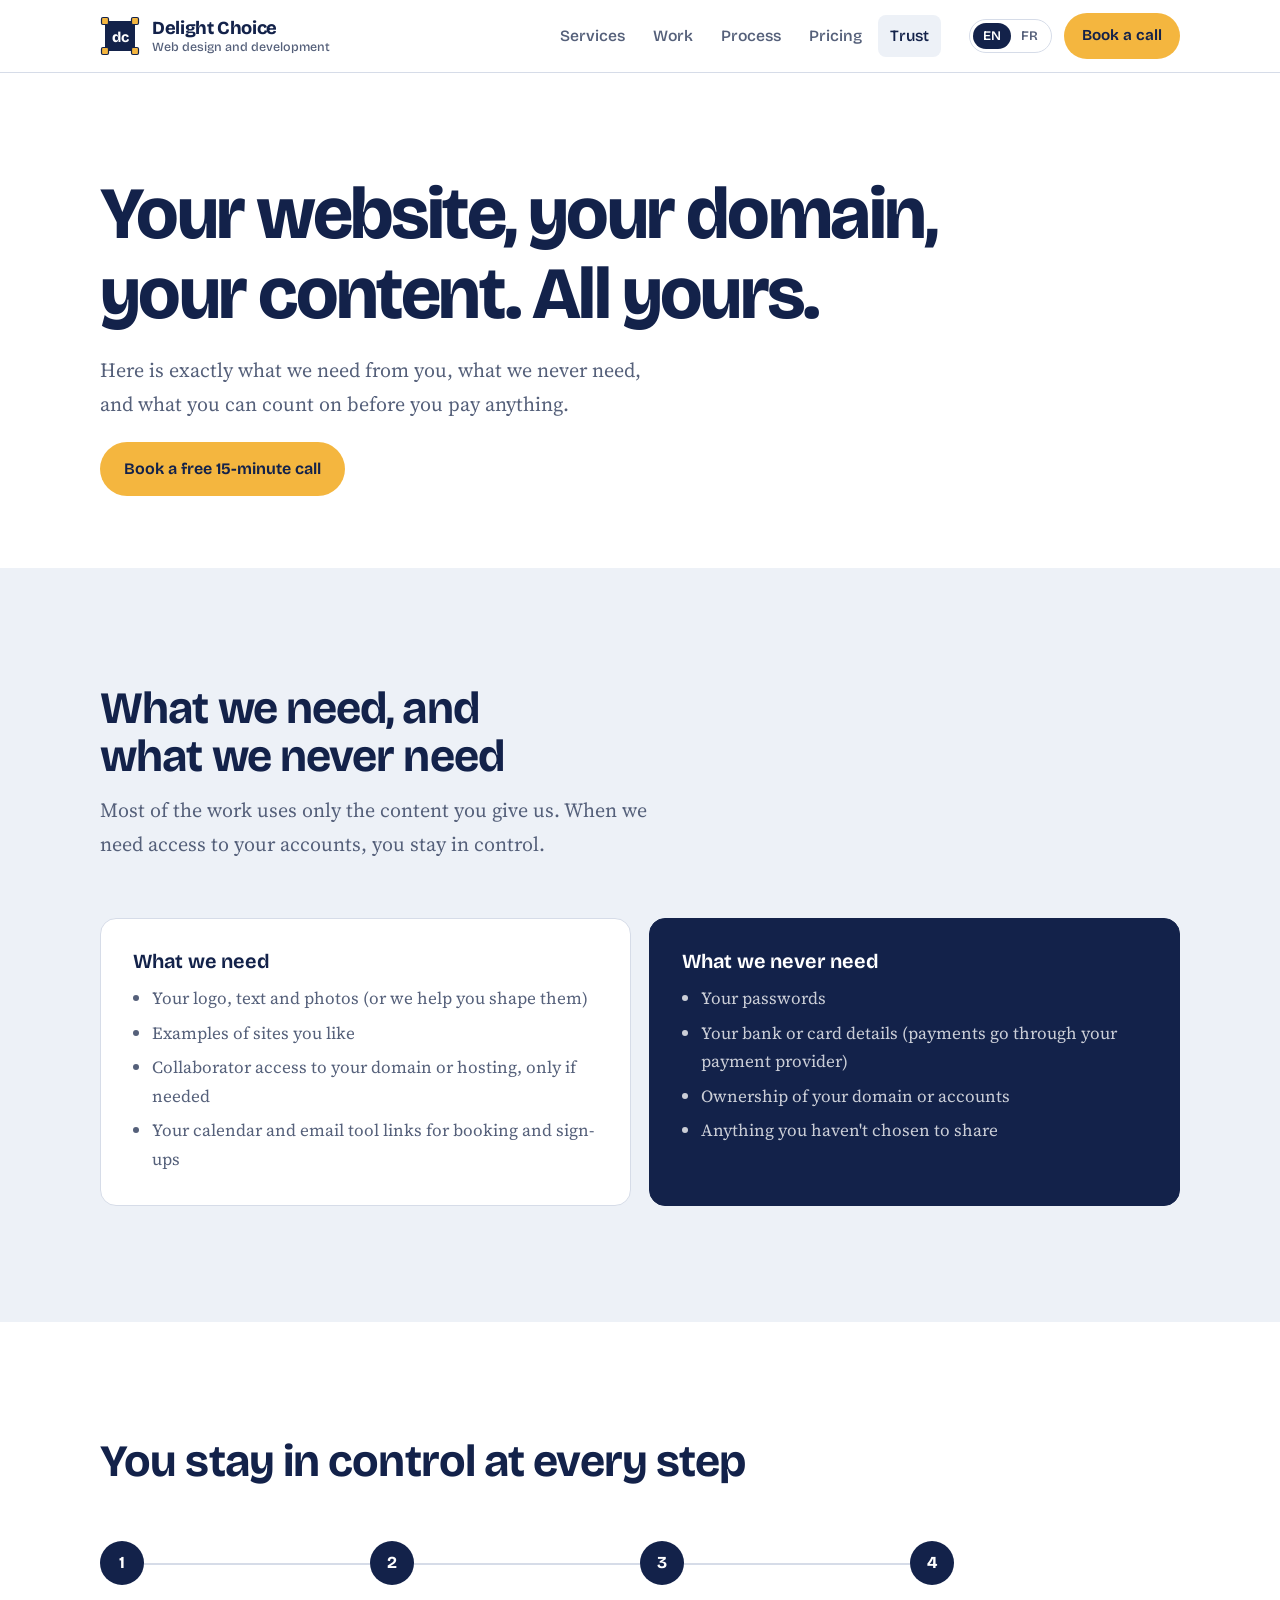
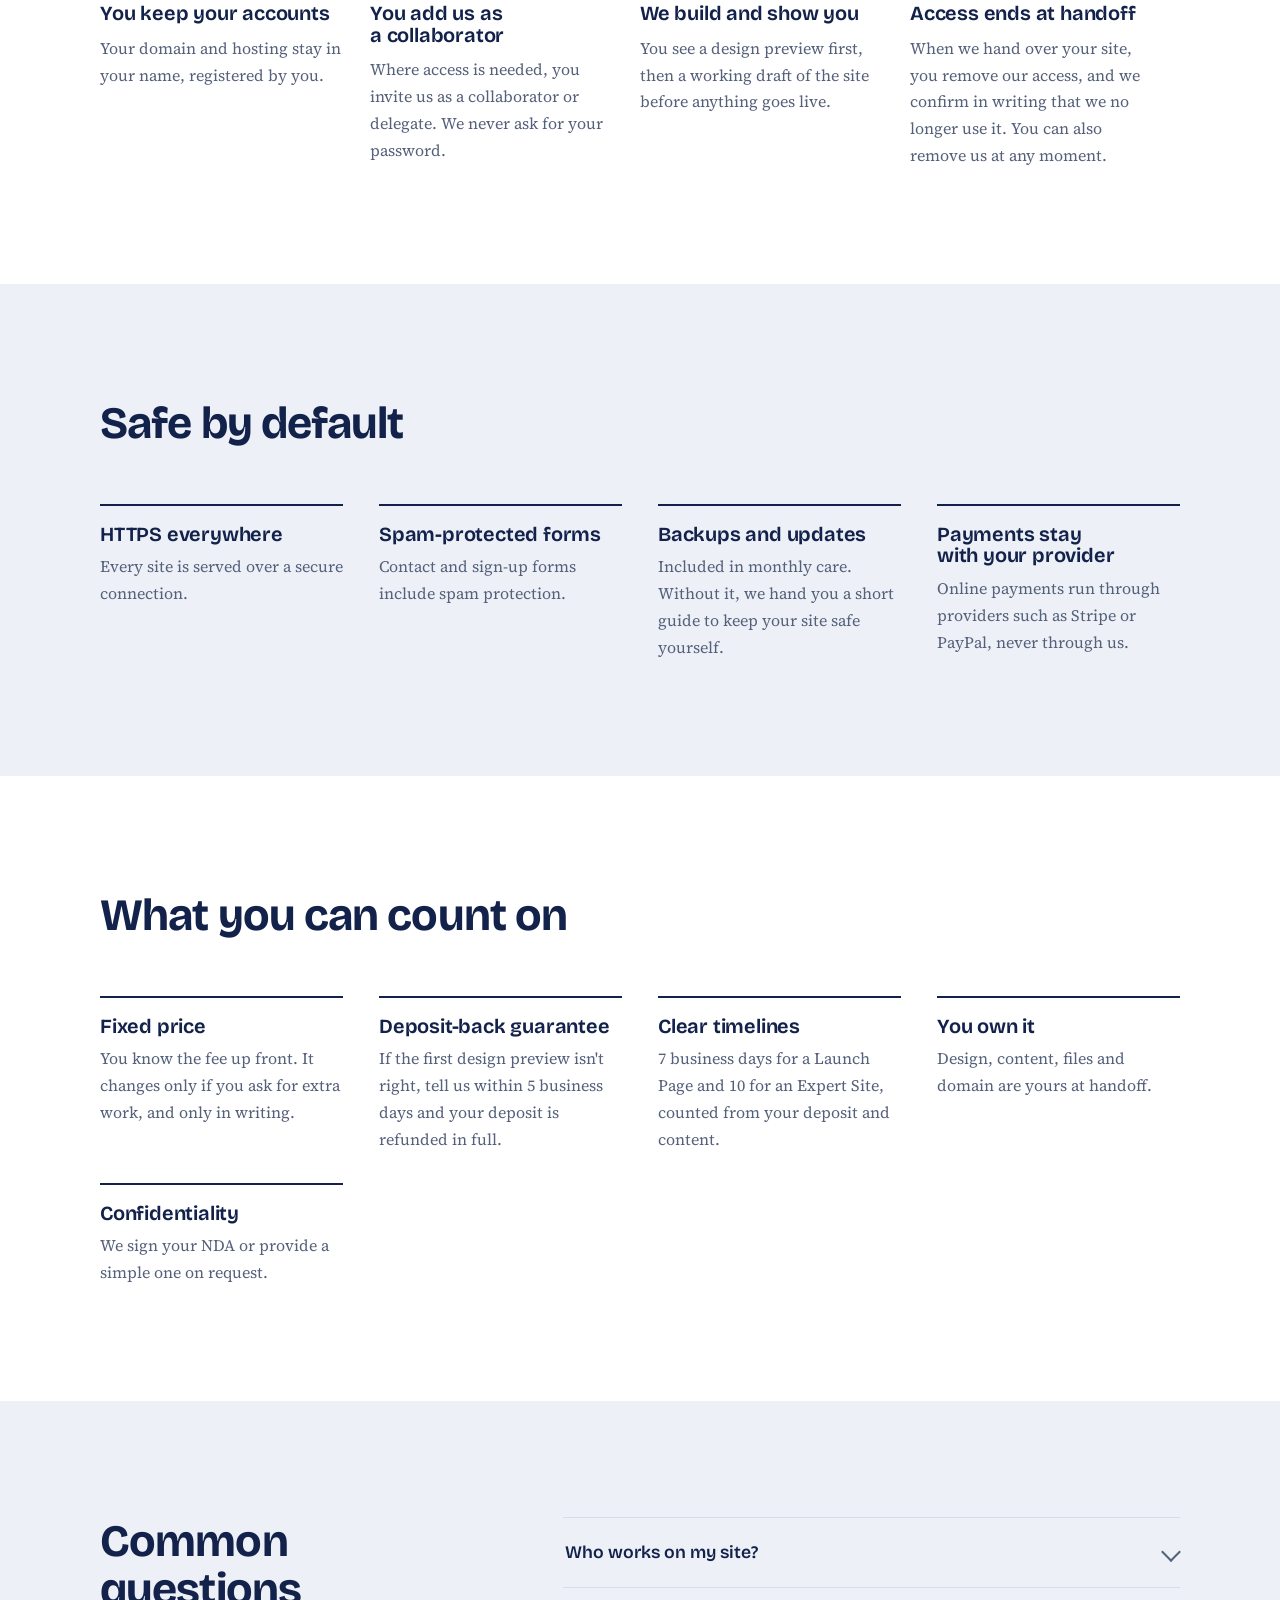
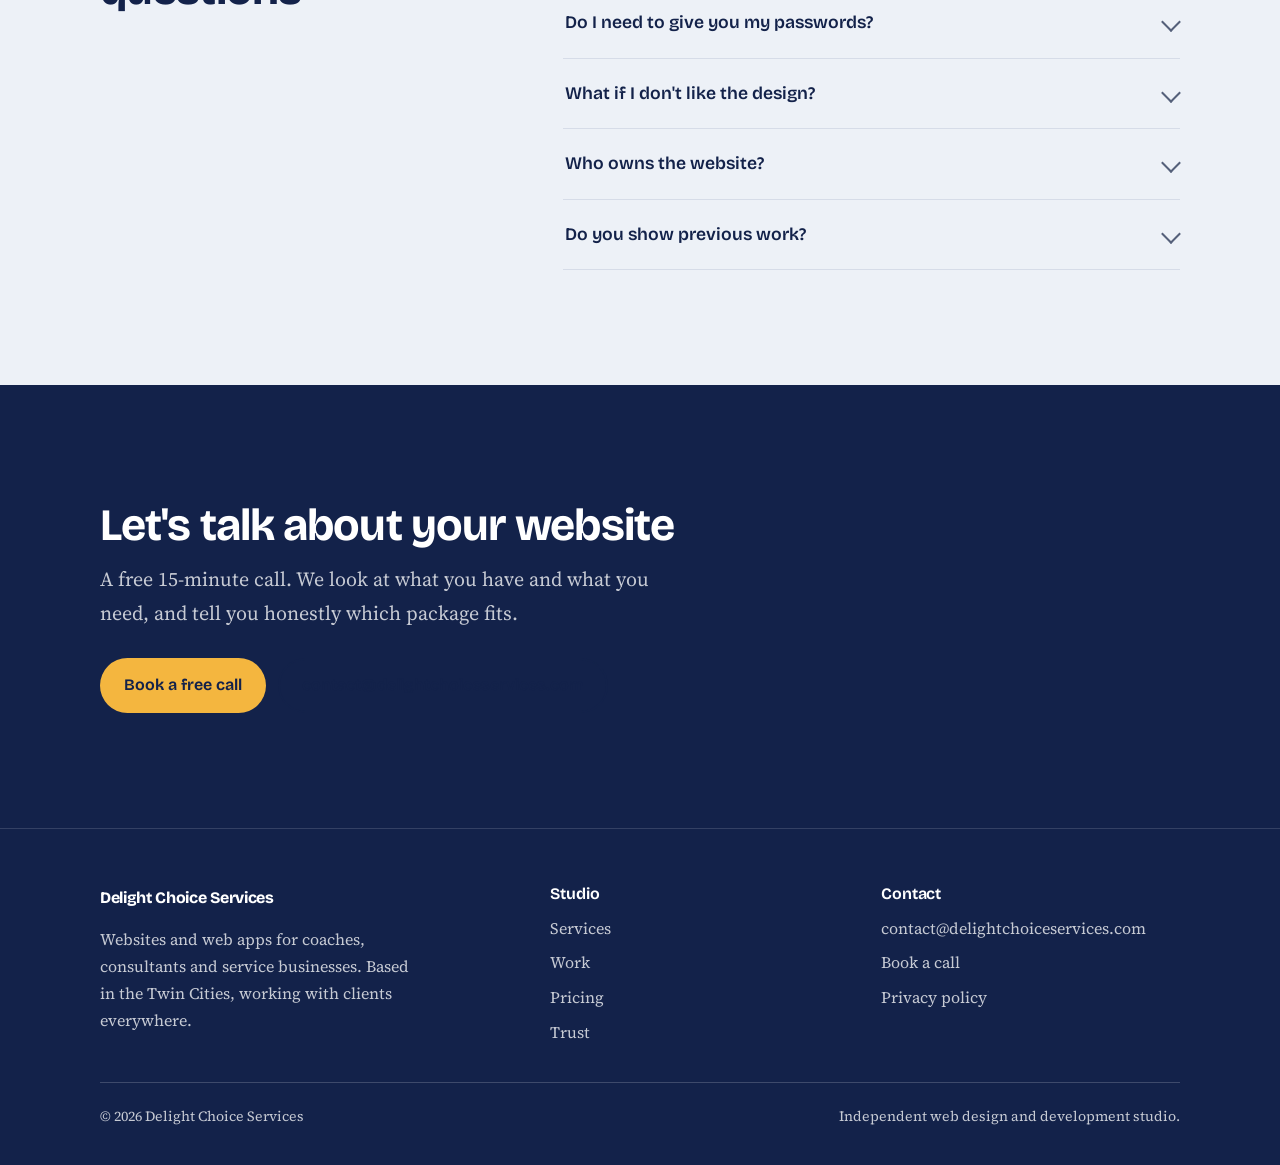
<file: public/trust.html>
<!doctype html>
<html lang="en">
<head>
<title>Trust | Delight Choice Services</title>
<meta name="description" content="How Delight Choice Services works: you own your site, we never need your passwords, fixed price, and your deposit back if you don't love the first design preview.">
<meta charset="utf-8">
<meta name="viewport" content="width=device-width, initial-scale=1, viewport-fit=cover">
<meta name="theme-color" content="#13224a">
<link rel="icon" href="favicon.svg" type="image/svg+xml">
<link rel="preconnect" href="https://fonts.googleapis.com">
<link rel="preconnect" href="https://fonts.gstatic.com" crossorigin>
<link rel="stylesheet" href="https://fonts.googleapis.com/css2?family=Bricolage+Grotesque:opsz,wght@12..96,450..800&family=Source+Serif+4:opsz,wght@8..60,400;8..60,600&display=swap">
<link rel="stylesheet" href="assets/site.css">
</head>
<body>
<a class="skip" href="#main" data-i18n="skip">Skip to content</a>
<header class="site-head">
  <div class="wrap">
    <a class="brand" href="index.html" aria-label="Delight Choice Services home">
      <svg class="brand-mark" viewBox="0 0 40 40" aria-hidden="true"><rect x="5" y="5" width="30" height="30" rx="4" fill="#13224a"/><text x="20" y="25.5" text-anchor="middle" font-family="Bricolage Grotesque, Segoe UI, sans-serif" font-weight="750" font-size="14.5" fill="#fff">dc</text><g fill="#f4b63f" stroke="#13224a" stroke-width="1.2"><rect x="1.5" y="1.5" width="7" height="7" rx="1.5"/><rect x="31.5" y="1.5" width="7" height="7" rx="1.5"/><rect x="1.5" y="31.5" width="7" height="7" rx="1.5"/><rect x="31.5" y="31.5" width="7" height="7" rx="1.5"/></g></svg>
      <span class="brand-name">Delight Choice<span data-i18n="brand_sub">Web design and development</span></span>
    </a>
    <nav class="main-nav" aria-label="Main">
      <a href="index.html#services" data-i18n="nav_services">Services</a>
      <a href="index.html#work" data-i18n="nav_work">Work</a>
      <a href="index.html#process" data-i18n="nav_process">Process</a>
      <a href="index.html#pricing" data-i18n="nav_pricing">Pricing</a>
      <a href="trust.html" data-i18n="nav_trust" aria-current="page">Trust</a>
    </nav>
    <div class="head-actions">
      <div class="lang-switch" role="group" aria-label="Language">
        <button type="button" data-lang="en" aria-pressed="true">EN</button>
        <button type="button" data-lang="fr" aria-pressed="false">FR</button>
      </div>
      <a class="btn sm" data-book href="index.html#contact" data-i18n="nav_book">Book a call</a>
    </div>
  </div>
</header>

<main id="main">
  <section class="page-hero">
    <div class="wrap">
      <h1 data-i18n="h_title">Your website, your domain, your content. All yours.</h1>
      <p class="lede" data-i18n="h_sub">Here is exactly what we need from you, what we never need, and what you can count on before you pay anything.</p>
      <a class="btn" data-book href="#contact" data-i18n="h_cta">Book a free 15-minute call</a>
    </div>
  </section>

  <section class="band mist" id="access">
    <div class="wrap">
      <div class="head">
        <h2 data-i18n="a_title">What we need, and what we never need</h2>
        <p class="lede" data-i18n="a_sub">Most of the work uses only the content you give us. When we need access to your accounts, you stay in control.</p>
      </div>
      <div class="split">
        <div class="panel"><h3 data-i18n="y_t">What we need</h3><ul>
          <li data-i18n="y1">Your logo, text and photos (or we help you shape them)</li>
          <li data-i18n="y2">Examples of sites you like</li>
          <li data-i18n="y3">Collaborator access to your domain or hosting, only if needed</li>
          <li data-i18n="y4">Your calendar and email tool links for booking and sign-ups</li>
        </ul></div>
        <div class="panel never"><h3 data-i18n="n_t">What we never need</h3><ul>
          <li data-i18n="n1">Your passwords</li>
          <li data-i18n="n2">Your bank or card details (payments go through your payment provider)</li>
          <li data-i18n="n3">Ownership of your domain or accounts</li>
          <li data-i18n="n4">Anything you haven't chosen to share</li>
        </ul></div>
      </div>
    </div>
  </section>

  <section class="band">
    <div class="wrap">
      <div class="head"><h2 data-i18n="w_title">You stay in control at every step</h2></div>
      <ol class="steps">
        <li><h3 data-i18n="w1_t">You keep your accounts</h3><p data-i18n="w1_d">Your domain and hosting stay in your name, registered by you.</p></li>
        <li><h3 data-i18n="w2_t">You add us as a collaborator</h3><p data-i18n="w2_d">Where access is needed, you invite us as a collaborator or delegate. We never ask for your password.</p></li>
        <li><h3 data-i18n="w3_t">We build and show you</h3><p data-i18n="w3_d">You see a design preview first, then a working draft of the site before anything goes live.</p></li>
        <li><h3 data-i18n="w4_t">Access ends at handoff</h3><p data-i18n="w4_d">When we hand over your site, you remove our access, and we confirm in writing that we no longer use it. You can also remove us at any moment.</p></li>
      </ol>
    </div>
  </section>

  <section class="band mist">
    <div class="wrap">
      <div class="head"><h2 data-i18n="s_title">Safe by default</h2></div>
      <div class="facts">
        <div><h3 data-i18n="s1_t">HTTPS everywhere</h3><p data-i18n="s1_d">Every site is served over a secure connection.</p></div>
        <div><h3 data-i18n="s2_t">Spam-protected forms</h3><p data-i18n="s2_d">Contact and sign-up forms include spam protection.</p></div>
        <div><h3 data-i18n="s3_t">Backups and updates</h3><p data-i18n="s3_d">Included in monthly care. Without it, we hand you a short guide to keep your site safe yourself.</p></div>
        <div><h3 data-i18n="s4_t">Payments stay with your provider</h3><p data-i18n="s4_d">Online payments run through providers such as Stripe or PayPal, never through us.</p></div>
      </div>
    </div>
  </section>

  <section class="band">
    <div class="wrap">
      <div class="head"><h2 data-i18n="c_title">What you can count on</h2></div>
      <div class="facts">
        <div><h3 data-i18n="c1_t">Fixed price</h3><p data-i18n="c1_d">You know the fee up front. It changes only if you ask for extra work, and only in writing.</p></div>
        <div><h3 data-i18n="c2_t">Deposit-back guarantee</h3><p data-i18n="c2_d">If the first design preview isn't right, tell us within 5 business days and your deposit is refunded in full.</p></div>
        <div><h3 data-i18n="c3_t">Clear timelines</h3><p data-i18n="c3_d">7 business days for a Launch Page and 10 for an Expert Site, counted from your deposit and content.</p></div>
        <div><h3 data-i18n="c4_t">You own it</h3><p data-i18n="c4_d">Design, content, files and domain are yours at handoff.</p></div>
        <div><h3 data-i18n="c5_t">Confidentiality</h3><p data-i18n="c5_d">We sign your NDA or provide a simple one on request.</p></div>
      </div>
    </div>
  </section>

  <section class="band mist">
    <div class="wrap faq-grid">
      <div class="head"><h2 data-i18n="f_title">Common questions</h2></div>
      <div class="faq">
        <details><summary data-i18n="f1_q">Who works on my site?</summary><p data-i18n="f1_a">I lead every project and review everything before you see it. Independent specialists may help with parts of the work; they only receive what the job needs, and they never get your passwords.</p></details>
        <details><summary data-i18n="f2_q">Do I need to give you my passwords?</summary><p data-i18n="f2_a">No. Where access is needed, you add us as a collaborator and can remove us at any time.</p></details>
        <details><summary data-i18n="f3_q">What if I don't like the design?</summary><p data-i18n="f3_a">Tell us within 5 business days of the first design preview and we refund your deposit. After that, two rounds of changes are included.</p></details>
        <details><summary data-i18n="f4_q">Who owns the website?</summary><p data-i18n="f4_a">You do: design, content, files and domain, handed over at launch.</p></details>
        <details><summary data-i18n="f5_q">Do you show previous work?</summary><p data-i18n="f5_a">Our portfolio is growing. The home page shows concept designs, and on a call we'll tell you honestly what else we can show. That's why the deposit-back guarantee exists.</p></details>
      </div>
    </div>
  </section>

  <section class="band on-navy" id="talk">
    <div class="wrap">
      <div class="head" style="margin-bottom:28px">
        <h2 data-i18n="cta_title">Let's talk about your website</h2>
        <p class="lede" data-i18n="cta_text">A free 15-minute call. We look at what you have and what you need, and tell you honestly which package fits.</p>
      </div>
      <div class="hero-ctas">
        <a class="btn" data-book href="index.html#contact" data-i18n="cta_btn">Book a free call</a>
        <a class="btn line" data-email href="mailto:contact@delightchoiceservices.com">contact@delightchoiceservices.com</a>
      </div>
    </div>
  </section>
</main>

<footer class="site-foot on-navy">
  <div class="wrap">
    <div class="foot-top">
      <div>
        <p class="foot-brand" data-brand>Delight Choice Services</p>
        <p data-i18n="ft_line">Websites and web apps for coaches, consultants and service businesses. Based in the Twin Cities, working with clients everywhere.</p>
      </div>
      <div class="foot-col"><h3 data-i18n="ft_studio">Studio</h3><a href="index.html#services" data-i18n="nav_services">Services</a><a href="index.html#work" data-i18n="nav_work">Work</a><a href="index.html#pricing" data-i18n="nav_pricing">Pricing</a><a href="trust.html" data-i18n="nav_trust">Trust</a></div>
      <div class="foot-col"><h3 data-i18n="ft_contact">Contact</h3><a data-email href="mailto:contact@delightchoiceservices.com">contact@delightchoiceservices.com</a><a data-book href="index.html#contact" data-i18n="nav_book">Book a call</a><a href="privacy.html" data-i18n="ft_privacy">Privacy policy</a></div>
    </div>
    <div class="foot-bottom"><span>© <span data-year>2026</span> Delight Choice Services</span><span data-i18n="ft_legal">Independent web design and development studio.</span></div>
  </div>
</footer>

<script src="assets/config.js"></script>
<script>
window.I18N_FR = {
  __title: "Confiance | Delight Choice Services",
  h_title: "Votre site, votre domaine, votre contenu. Tout est à vous.",
  h_sub: "Voici exactement ce dont nous avons besoin, ce dont nous n'avons jamais besoin, et ce sur quoi vous pouvez compter avant de payer quoi que ce soit.",
  h_cta: "Réserver un appel gratuit de 15 minutes",
  a_title: "Ce dont nous avons besoin, et ce dont nous n'avons jamais besoin",
  a_sub: "L'essentiel du travail n'utilise que le contenu que vous nous remettez. Lorsque nous avons besoin d'accéder à vos comptes, vous gardez le contrôle.",
  y_t: "Ce dont nous avons besoin", y1: "Votre logo, vos textes et vos photos (ou nous vous aidons à les préparer)", y2: "Des exemples de sites que vous aimez", y3: "Un accès de collaborateur à votre domaine ou hébergement, seulement si nécessaire", y4: "Les liens de votre calendrier et de votre outil de courriel pour les réservations et inscriptions",
  n_t: "Ce dont nous n'avons jamais besoin", n1: "Vos mots de passe", n2: "Vos données bancaires ou de carte (les paiements passent par votre fournisseur de paiement)", n3: "La propriété de votre domaine ou de vos comptes", n4: "Quoi que ce soit que vous n'avez pas choisi de partager",
  w_title: "Vous gardez le contrôle à chaque étape",
  w1_t: "Vous gardez vos comptes", w1_d: "Votre domaine et votre hébergement restent à votre nom, enregistrés par vous.",
  w2_t: "Vous nous ajoutez comme collaborateur", w2_d: "Là où un accès est nécessaire, vous nous invitez comme collaborateur ou délégué. Nous ne demandons jamais votre mot de passe.",
  w3_t: "Nous construisons et vous montrons", w3_d: "Vous voyez d'abord un aperçu du design, puis une version fonctionnelle du site avant toute mise en ligne.",
  w4_t: "L'accès prend fin à la remise", w4_d: "À la remise de votre site, vous retirez notre accès et nous confirmons par écrit que nous ne l'utilisons plus. Vous pouvez aussi nous retirer à tout moment.",
  s_title: "Sûr par défaut",
  s1_t: "HTTPS partout", s1_d: "Chaque site est servi par une connexion sécurisée.",
  s2_t: "Formulaires protégés contre le spam", s2_d: "Les formulaires de contact et d'inscription incluent une protection contre le spam.",
  s3_t: "Sauvegardes et mises à jour", s3_d: "Inclus dans le suivi mensuel. Sans lui, nous vous remettons un court guide pour garder votre site en sécurité vous-même.",
  s4_t: "Les paiements restent chez votre fournisseur", s4_d: "Les paiements en ligne passent par des fournisseurs comme Stripe ou PayPal, jamais par nous.",
  c_title: "Ce sur quoi vous pouvez compter",
  c1_t: "Prix fixe", c1_d: "Vous connaissez le prix d'avance. Il ne change que si vous demandez du travail supplémentaire, et seulement par écrit.",
  c2_t: "Garantie de remboursement de l'acompte", c2_d: "Si le premier aperçu du design ne convient pas, dites-le-nous dans les 5 jours ouvrables et votre acompte est remboursé en entier.",
  c3_t: "Délais clairs", c3_d: "7 jours ouvrables pour un Launch Page et 10 pour un Expert Site, comptés à partir de votre acompte et de votre contenu.",
  c4_t: "Vous en êtes propriétaire", c4_d: "Le design, le contenu, les fichiers et le domaine sont à vous à la remise.",
  c5_t: "Confidentialité", c5_d: "Nous signons votre entente de confidentialité ou en fournissons une simple sur demande.",
  f_title: "Questions fréquentes",
  f1_q: "Qui travaille sur mon site ?", f1_a: "Je dirige chaque projet et je révise tout avant que vous ne le voyiez. Des spécialistes indépendants peuvent aider pour certaines parties ; ils ne reçoivent que ce dont la tâche a besoin, et jamais vos mots de passe.",
  f2_q: "Dois-je vous donner mes mots de passe ?", f2_a: "Non. Là où un accès est nécessaire, vous nous ajoutez comme collaborateur et pouvez nous retirer à tout moment.",
  f3_q: "Et si le design ne me plaît pas ?", f3_a: "Dites-le-nous dans les 5 jours ouvrables suivant le premier aperçu et nous remboursons votre acompte. Ensuite, deux séries de modifications sont incluses.",
  f4_q: "À qui appartient le site ?", f4_a: "À vous : design, contenu, fichiers et domaine, remis à la mise en ligne.",
  f5_q: "Montrez-vous des réalisations ?", f5_a: "Notre portfolio grandit. La page d'accueil présente des concepts de design, et lors d'un appel nous vous dirons honnêtement ce que nous pouvons montrer d'autre. C'est la raison d'être de la garantie de remboursement de l'acompte.",
  cta_title: "Parlons de votre site web", cta_text: "Un appel gratuit de 15 minutes. Nous regardons ce que vous avez et ce dont vous avez besoin, et nous vous disons honnêtement quel forfait convient.",
  cta_btn: "Réserver un appel gratuit"
};
</script>
<script src="assets/site.js"></script>
</body>
</html>
</file>
<file: public/assets/site.css>
/* Delight Choice Services — studio identity
   Navy and white carry the brand; marigold is the only action color;
   blueprint blue appears only where we show work in progress (wireframes, focus).
   Bricolage Grotesque for headings, Source Serif 4 for reading. */
:root {
  --navy: #13224a;
  --navy-2: #1d3166;
  --white: #ffffff;
  --mist: #edf1f7;
  --line: #d6dce8;
  --slate: #55607a;
  --ink: #13224a;
  --marigold: #f4b63f;
  --marigold-2: #ffc95e;
  --blueprint: #3d6be0;
  --display: "Bricolage Grotesque", "Segoe UI", system-ui, sans-serif;
  --text: "Source Serif 4", Georgia, "Times New Roman", serif;
  --wrap: 1160px;
  --gutter: clamp(18px, 4vw, 40px);
  color-scheme: light;
}
* { box-sizing: border-box; }
html { scroll-behavior: smooth; scroll-padding-top: 84px; }
body { margin: 0; background: var(--white); color: var(--ink); font-family: var(--text); font-size: 1.0625rem; line-height: 1.68; overflow-x: hidden; }
img, svg { display: block; max-width: 100%; }
a { color: inherit; text-underline-offset: 3px; }
:focus-visible { outline: 3px solid var(--blueprint); outline-offset: 3px; border-radius: 4px; }
h1, h2, h3 { font-family: var(--display); margin: 0; line-height: 1.08; letter-spacing: -0.02em; text-wrap: balance; }
h1 { font-size: clamp(2.5rem, 6.2vw, 4.6rem); font-weight: 750; letter-spacing: -0.035em; }
h2 { font-size: clamp(1.85rem, 3.8vw, 2.8rem); font-weight: 700; }
h3 { font-size: 1.25rem; font-weight: 650; letter-spacing: -0.01em; }
p { margin: 0; }
.wrap { max-width: var(--wrap); margin: 0 auto; padding-inline: var(--gutter); }
.lede { font-size: clamp(1.1rem, 1.6vw, 1.25rem); color: var(--slate); max-width: 56ch; }
.muted { color: var(--slate); }
.small { font-size: .9rem; }
.skip { position: absolute; left: -999px; top: 8px; background: var(--white); padding: 8px 14px; z-index: 100; }
.skip:focus { left: 8px; }

/* Buttons */
.btn { display: inline-flex; align-items: center; justify-content: center; gap: 8px; min-height: 48px; padding: 12px 22px; border-radius: 999px; border: 2px solid transparent;
  font-family: var(--display); font-weight: 650; font-size: 1rem; text-decoration: none; cursor: pointer; background: var(--marigold); color: var(--navy); transition: background-color .15s; }
.btn:hover { background: var(--marigold-2); }
.btn.line { background: transparent; border-color: currentColor; }
.btn.line:hover { background: rgba(19, 34, 74, .06); }
.on-navy .btn.line:hover { background: rgba(255, 255, 255, .1); }
.btn.sm { min-height: 40px; padding: 8px 16px; font-size: .95rem; }
.btn.block { width: 100%; }

/* Header */
.site-head { position: sticky; top: 0; z-index: 50; background: rgba(255, 255, 255, .94); backdrop-filter: saturate(1.4) blur(10px); border-bottom: 1px solid var(--line); }
.site-head .wrap { display: flex; align-items: center; gap: 14px 28px; min-height: 72px; flex-wrap: wrap; padding-block: 10px; }
.brand { display: inline-flex; align-items: center; gap: 12px; text-decoration: none; }
.brand-mark { width: 40px; height: 40px; flex: none; }
.brand-name { font-family: var(--display); font-weight: 750; font-size: 1.15rem; line-height: 1; letter-spacing: -0.02em; }
.brand-name span { display: block; font-weight: 500; font-size: .78rem; letter-spacing: 0; color: var(--slate); margin-top: 4px; }
.main-nav { display: flex; gap: 4px; margin-left: auto; }
.main-nav a { font-family: var(--display); font-weight: 550; font-size: .98rem; text-decoration: none; padding: 8px 12px; border-radius: 8px; color: var(--slate); }
.main-nav a:hover, .main-nav a[aria-current="page"] { color: var(--navy); background: var(--mist); }
.head-actions { display: flex; gap: 12px; align-items: center; }
.lang-switch { display: inline-flex; border: 1px solid var(--line); border-radius: 999px; padding: 3px; }
.lang-switch button { border: 0; background: transparent; font: 600 .82rem var(--display); color: var(--slate); padding: 5px 10px; border-radius: 999px; cursor: pointer; }
.lang-switch button[aria-pressed="true"] { background: var(--navy); color: var(--white); }

/* Sections */
.band { padding-block: clamp(64px, 9vw, 120px); }
.band.mist { background: var(--mist); }
.on-navy { background: var(--navy); color: var(--white); --slate: rgba(255, 255, 255, .76); --line: rgba(255, 255, 255, .18); }
.head { display: grid; gap: 14px; max-width: 760px; margin-bottom: clamp(36px, 5vw, 56px); }

/* Hero */
.hero { padding-block: clamp(48px, 7vw, 96px) clamp(56px, 8vw, 104px); }
.hero .wrap { display: grid; grid-template-columns: minmax(0, 1fr) minmax(0, 1.05fr); gap: clamp(32px, 5vw, 64px); align-items: center; }
.hero-copy { display: grid; gap: 24px; justify-items: start; }
.hero-ctas { display: flex; gap: 12px; flex-wrap: wrap; }
.hero-promise { display: flex; gap: 12px; align-items: flex-start; font-size: .98rem; color: var(--slate); max-width: 46ch; padding-top: 6px; }
.hero-promise svg { flex: none; width: 22px; height: 22px; margin-top: 3px; }

/* The browser frame: the one memorable thing on the page */
.frame-wrap { display: grid; gap: 12px; }
.frame { border-radius: 14px; background: var(--white); border: 1px solid var(--line); box-shadow: 0 1px 0 var(--line), 0 30px 60px -30px rgba(19, 34, 74, .45); overflow: hidden; }
.frame-bar { display: flex; align-items: center; gap: 8px; padding: 10px 14px; background: var(--mist); border-bottom: 1px solid var(--line); }
.frame-bar i { width: 10px; height: 10px; border-radius: 50%; background: var(--line); }
.frame-url { margin-left: 8px; flex: 1; font: 500 .78rem var(--display); color: var(--slate); background: var(--white); border-radius: 6px; padding: 4px 10px; white-space: nowrap; overflow: hidden; text-overflow: ellipsis; }
.frame-foot { display: flex; justify-content: space-between; align-items: center; gap: 12px; flex-wrap: wrap; font-size: .88rem; color: var(--slate); }
.view-toggle { display: inline-flex; border: 1px solid var(--line); border-radius: 999px; padding: 3px; }
.view-toggle button { border: 0; background: transparent; font: 600 .82rem var(--display); color: var(--slate); padding: 5px 12px; border-radius: 999px; cursor: pointer; }
.view-toggle button[aria-pressed="true"] { background: var(--navy); color: var(--white); }

/* Mock site inside the frame. .wire = blueprint state, default = designed state. */
.mock { --m-bg: #f6f2ea; --m-ink: #23322b; --m-acc: #2f6b52; --m-soft: #6f7d74; position: relative; aspect-ratio: 16 / 11; padding: 5% 6%; background: var(--m-bg); color: var(--m-ink); display: grid; grid-template-rows: auto 1fr auto; gap: 6%; font-family: var(--display); transition: background-color .6s ease; }
.mock * { transition: background-color .6s ease, color .6s ease, border-color .6s ease, opacity .5s ease; }
.m-nav { display: flex; align-items: center; gap: 4%; font-size: clamp(.5rem, 1vw, .72rem); font-weight: 600; }
.m-logo { font-weight: 750; font-size: 1.25em; margin-right: auto; }
.m-nav span:not(.m-logo) { color: var(--m-soft); }
.m-pill { background: var(--m-acc); color: #fff !important; padding: .4em 1em; border-radius: 99px; }
.m-hero { display: grid; grid-template-columns: 1.15fr 1fr; gap: 6%; align-items: center; }
.m-h { font-size: clamp(.95rem, 2.3vw, 1.65rem); font-weight: 750; line-height: 1.05; letter-spacing: -0.03em; }
.m-p { font-family: var(--text); font-size: clamp(.5rem, 1vw, .72rem); color: var(--m-soft); margin-top: .8em; line-height: 1.45; }
.m-btns { display: flex; gap: .6em; margin-top: 1.2em; font-size: clamp(.48rem, .95vw, .68rem); font-weight: 650; }
.m-btns span { padding: .55em 1.1em; border-radius: 99px; background: var(--m-acc); color: #fff; }
.m-btns span + span { background: transparent; color: var(--m-ink); box-shadow: inset 0 0 0 1.5px currentColor; }
.m-photo { aspect-ratio: 4 / 5; border-radius: 10px; background: radial-gradient(circle at 50% 36%, #e9c9a7 0 15%, transparent 15.5%), radial-gradient(ellipse at 50% 92%, #2f6b52 0 38%, transparent 38.5%), linear-gradient(160deg, #d8e3d6, #b7cdbd); }
.m-row { display: grid; grid-template-columns: repeat(3, 1fr); gap: 4%; }
.m-row div { background: #fff; border-radius: 8px; padding: 9% 10%; font-size: clamp(.45rem, .85vw, .62rem); font-weight: 650; display: grid; gap: .5em; }
.m-row div::after { content: ""; height: .45em; width: 70%; border-radius: 4px; background: #e3e7e2; }
.mock.wire { --m-bg: #fff; --m-ink: transparent; --m-soft: transparent; background-image: linear-gradient(rgba(61, 107, 224, .07) 1px, transparent 1px), linear-gradient(90deg, rgba(61, 107, 224, .07) 1px, transparent 1px); background-size: 16px 16px; }
.mock.wire .m-logo, .mock.wire .m-nav span, .mock.wire .m-h, .mock.wire .m-p, .mock.wire .m-btns span, .mock.wire .m-row div { color: transparent !important; background: rgba(61, 107, 224, .08) !important; box-shadow: inset 0 0 0 1.5px rgba(61, 107, 224, .55) !important; border-radius: 4px; }
.mock.wire .m-photo { background: rgba(61, 107, 224, .06); box-shadow: inset 0 0 0 1.5px rgba(61, 107, 224, .55); }
.mock.wire .m-photo::after { content: ""; display: block; height: 100%; background: linear-gradient(to top right, transparent calc(50% - 1px), rgba(61, 107, 224, .45) 50%, transparent calc(50% + 1px)), linear-gradient(to top left, transparent calc(50% - 1px), rgba(61, 107, 224, .45) 50%, transparent calc(50% + 1px)); }
.mock.wire .m-row div::after { opacity: 0; }

/* Services: rows, not cards */
.services { display: grid; border-top: 1px solid var(--line); }
.service { display: grid; grid-template-columns: minmax(0, 1fr) minmax(0, 1.4fr) auto; gap: 16px clamp(24px, 4vw, 56px); padding-block: clamp(26px, 3.5vw, 40px); border-bottom: 1px solid var(--line); align-items: start; }
.service h3 { font-size: clamp(1.35rem, 2.3vw, 1.75rem); }
.service .for { font-family: var(--display); font-size: .95rem; color: var(--slate); margin-top: 8px; }
.service ul { margin: 14px 0 0; padding-left: 1.1em; color: var(--slate); }
.service li + li { margin-top: 4px; }
.service .price-from { font-family: var(--display); font-weight: 650; white-space: nowrap; text-align: right; }
.service .price-from small { display: block; font-weight: 500; color: var(--slate); font-size: .85rem; }

/* Concept work */
.work { display: grid; grid-template-columns: 1.3fr 1fr; grid-template-rows: auto auto; gap: clamp(16px, 2.5vw, 28px); }
.work-item { margin: 0; display: grid; gap: 14px; align-content: start; }
.work-item:first-child { grid-row: span 2; grid-template-rows: 1fr auto; }
.work-item figcaption { display: grid; gap: 2px; }
.work-item figcaption b { font-family: var(--display); font-size: 1.1rem; font-weight: 650; }
.work-item figcaption span { color: var(--slate); font-size: .95rem; }
.thumb { border-radius: 12px; overflow: hidden; border: 1px solid var(--line); background: var(--white); display: grid; }
.thumb .mock { aspect-ratio: auto; height: 100%; min-height: 230px; }
.work-item:first-child .thumb .mock { min-height: 480px; }
.mock.t-advisory { --m-bg: #0f1f3a; --m-ink: #f2efe6; --m-acc: #c9a24b; --m-soft: #a9b3c7; }
.mock.t-advisory .m-row div { background: rgba(255, 255, 255, .07); color: #f2efe6; }
.mock.t-advisory .m-row div::after { background: rgba(255, 255, 255, .16); }
.mock.t-nutrition { --m-bg: #fff4ef; --m-ink: #4a2333; --m-acc: #e0566f; --m-soft: #8c6a73; }
.m-chart { aspect-ratio: 4 / 3; border-radius: 10px; background: rgba(255, 255, 255, .06); border: 1px solid rgba(255, 255, 255, .14); display: flex; align-items: flex-end; gap: 8%; padding: 10%; }
.m-chart i { flex: 1; background: var(--m-acc); border-radius: 3px 3px 0 0; opacity: .9; }
.m-bowl { aspect-ratio: 1; border-radius: 50%; background: radial-gradient(circle at 35% 40%, #f7b267 0 14%, transparent 14.5%), radial-gradient(circle at 62% 38%, #7fb069 0 16%, transparent 16.5%), radial-gradient(circle at 50% 66%, #e0566f 0 15%, transparent 15.5%), radial-gradient(circle, #fff 0 62%, #f3d9cf 62.5% 70%, transparent 70.5%); }
.work-note { margin-top: 26px; color: var(--slate); font-size: .95rem; max-width: 70ch; }

/* Process: a real sequence, so it's numbered */
.steps { list-style: none; margin: 0; padding: 0; display: grid; grid-template-columns: repeat(4, minmax(0, 1fr)); gap: 0; counter-reset: step; position: relative; }
.steps li { counter-increment: step; padding: 0 clamp(12px, 2vw, 28px) 0 0; display: grid; gap: 10px; align-content: start; position: relative; }
.steps li::before { content: counter(step); font-family: var(--display); font-weight: 700; font-size: 1.05rem; width: 44px; height: 44px; border-radius: 50%; display: grid; place-items: center; background: var(--navy); color: var(--white); position: relative; z-index: 1; margin-bottom: 8px; }
.steps li::after { content: ""; position: absolute; top: 22px; left: 44px; right: 0; height: 2px; background: var(--line); }
.steps li:last-child::after { display: none; }
.steps .when { font-family: var(--display); font-weight: 600; font-size: .92rem; color: var(--blueprint); }
.steps p { color: var(--slate); font-size: 1rem; }
.process-note { margin-top: 36px; color: var(--slate); font-size: .95rem; max-width: 70ch; }

/* Pricing */
.plans { display: grid; grid-template-columns: 1fr 1.12fr 1fr; gap: 18px; align-items: stretch; }
.plan { display: grid; grid-template-rows: auto auto auto 1fr auto; gap: 14px; padding: clamp(24px, 3vw, 34px); border-radius: 18px; background: var(--white); border: 1px solid var(--line); }
.plan.featured { background: var(--navy); color: var(--white); border-color: var(--navy); --slate: rgba(255, 255, 255, .76); transform: translateY(-12px); box-shadow: 0 30px 60px -32px rgba(19, 34, 74, .6); }
.plan .fit { font-family: var(--display); font-size: .95rem; color: var(--slate); }
.plan .badge { justify-self: start; font: 650 .82rem var(--display); background: var(--marigold); color: var(--navy); padding: 4px 12px; border-radius: 999px; }
.price { font-family: var(--display); font-size: clamp(2.3rem, 4vw, 3rem); font-weight: 750; letter-spacing: -0.03em; line-height: 1; }
.price small { font-size: 1rem; font-weight: 550; letter-spacing: 0; color: var(--slate); margin-right: 4px; }
.plan .deposit { font-size: .92rem; color: var(--slate); }
.plan ul { list-style: none; margin: 4px 0 0; padding: 0; display: grid; gap: 9px; align-content: start; font-size: 1rem; }
.plan li { padding-left: 28px; position: relative; }
.plan li::before { content: ""; position: absolute; left: 2px; top: .5em; width: 14px; height: 8px; border-left: 2.5px solid var(--blueprint); border-bottom: 2.5px solid var(--blueprint); transform: rotate(-45deg); }
.plan.featured li::before { border-color: var(--marigold); }
.addons { margin-top: 28px; display: grid; grid-template-columns: repeat(2, minmax(0, 1fr)); gap: 18px; }
.addon { display: grid; gap: 6px; padding: 22px 24px; border-radius: 14px; background: var(--white); border: 1px solid var(--line); }
.addon h3 { font-size: 1.1rem; }
.addon p { color: var(--slate); font-size: 1rem; }
.pricing-note { margin-top: 22px; color: var(--slate); font-size: .95rem; }

/* Guarantee */
.guarantee { background: var(--marigold); color: var(--navy); }
.guarantee .wrap { display: grid; grid-template-columns: minmax(0, 1.4fr) minmax(0, 1fr); gap: 24px clamp(32px, 6vw, 80px); align-items: end; }
.guarantee h2 { font-size: clamp(2rem, 4.4vw, 3.3rem); letter-spacing: -0.03em; }
.guarantee p { font-size: 1.1rem; max-width: 48ch; }

/* Founder */
.founder .wrap { display: grid; grid-template-columns: auto minmax(0, 1fr); gap: clamp(24px, 4vw, 56px); align-items: start; }
.monogram { width: clamp(120px, 14vw, 168px); aspect-ratio: 1; border-radius: 24px; background: var(--navy); color: var(--white); display: grid; place-items: center; font: 750 clamp(2.4rem, 4vw, 3.2rem) var(--display); letter-spacing: -0.04em; position: relative; }
.monogram::after { content: ""; position: absolute; inset: -8px; border: 1.5px dashed var(--blueprint); border-radius: 30px; }
.founder-copy { display: grid; gap: 16px; max-width: 64ch; }
.founder-copy p { color: var(--slate); }
.founder-copy .links { display: flex; gap: 18px; flex-wrap: wrap; font-family: var(--display); font-weight: 600; }

/* FAQ */
.faq-grid .head { align-content: start; margin-bottom: 0; }
.faq-grid { display: grid; grid-template-columns: minmax(0, 1fr) minmax(0, 1.6fr); gap: 24px clamp(32px, 6vw, 80px); }
.faq { border-top: 1px solid var(--line); }
.faq details { border-bottom: 1px solid var(--line); }
.faq summary { cursor: pointer; list-style: none; display: flex; justify-content: space-between; gap: 18px; padding: 20px 2px; font-family: var(--display); font-weight: 600; font-size: 1.1rem; }
.faq summary::-webkit-details-marker { display: none; }
.faq summary::after { content: ""; flex: none; width: 12px; height: 12px; margin-top: 7px; border-right: 2px solid var(--slate); border-bottom: 2px solid var(--slate); transform: rotate(45deg); transition: transform .2s; }
.faq details[open] summary::after { transform: rotate(-135deg); margin-top: 12px; }
.faq details p { padding: 0 2px 22px; color: var(--slate); max-width: 68ch; }

/* Contact */
.contact .wrap { display: grid; grid-template-columns: minmax(0, 1fr) minmax(0, 1.25fr); gap: clamp(32px, 6vw, 80px); align-items: start; }
.contact-side { display: grid; gap: 22px; justify-items: start; }
.contact-side .or { display: grid; gap: 4px; padding-top: 18px; border-top: 1px solid var(--line); width: 100%; }
.contact-side a[data-email] { font-family: var(--display); font-weight: 600; font-size: 1.1rem; word-break: break-all; }
.inquiry { background: var(--white); color: var(--ink); border-radius: 20px; padding: clamp(22px, 3.5vw, 36px); display: grid; grid-template-columns: 1fr 1fr; gap: 18px; --slate: #55607a; --line: #d6dce8; }
.inquiry .full { grid-column: 1 / -1; }
.field { display: grid; gap: 6px; min-width: 0; }
.field label { font-family: var(--display); font-weight: 600; font-size: .95rem; }
.field .opt { font-weight: 450; color: var(--slate); }
.field input, .field select, .field textarea { width: 100%; font: inherit; font-size: 1rem; color: var(--ink); background: var(--white); border: 1.5px solid var(--line); border-radius: 10px; padding: 11px 13px; min-height: 48px; }
.inquiry .field select { font-family: var(--display); }
.field textarea { min-height: 130px; resize: vertical; }
.field input:focus, .field select:focus, .field textarea:focus { outline: none; border-color: var(--blueprint); box-shadow: 0 0 0 3px rgba(61, 107, 224, .2); }
.field input:user-invalid { border-color: #c2413b; }
.hp { position: absolute; left: -5000px; }
.form-status { grid-column: 1 / -1; font-size: .95rem; color: var(--slate); min-height: 1.5em; }
.form-status.ok { color: #1f7a4d; }
.form-status.err { color: #b23a33; }

/* Page hero (inner pages) */
.page-hero { padding-block: clamp(56px, 8vw, 104px) clamp(40px, 6vw, 72px); }
.page-hero .wrap { display: grid; gap: 20px; justify-items: start; max-width: calc(860px + 2 * var(--gutter)); margin-inline: 0 auto; margin-left: max(0px, calc((100vw - var(--wrap)) / 2)); }
.split { display: grid; grid-template-columns: 1fr 1fr; gap: 18px; }
.panel { padding: clamp(22px, 3vw, 32px); border-radius: 16px; background: var(--white); border: 1px solid var(--line); display: grid; gap: 12px; align-content: start; }
.panel ul { margin: 0; padding-left: 1.1em; color: var(--slate); display: grid; gap: 6px; }
.panel.never { background: var(--navy); color: var(--white); border-color: var(--navy); --slate: rgba(255, 255, 255, .78); }
.facts { display: grid; grid-template-columns: repeat(auto-fit, minmax(min(100%, 240px), 1fr)); gap: 30px 36px; }
.facts > div { display: grid; gap: 8px; align-content: start; padding-top: 18px; border-top: 2px solid var(--navy); }
.facts p { color: var(--slate); font-size: 1rem; }

/* Prose (privacy) */
.prose { max-width: 70ch; }
.prose h1 { font-size: clamp(2.2rem, 5vw, 3.2rem); margin-bottom: 10px; }
.prose h2 { font-size: 1.4rem; margin: 36px 0 10px; }
.prose p, .prose li { color: #2f3a55; }
.prose ul { padding-left: 1.2em; display: grid; gap: 6px; }
.prose p + p { margin-top: 12px; }

/* Footer */
.site-foot { padding-block: 56px 36px; border-top: 1px solid rgba(255, 255, 255, .14); }
.foot-top { display: grid; grid-template-columns: minmax(0, 1.4fr) repeat(2, minmax(0, 1fr)); gap: 32px; padding-bottom: 36px; border-bottom: 1px solid var(--line); }
.foot-brand { font-family: var(--display); font-weight: 750; font-size: 1.25rem; letter-spacing: -0.02em; margin: 0 !important; color: var(--white) !important; }
.foot-top p { color: var(--slate); margin-top: 14px; max-width: 40ch; font-size: 1rem; }
.foot-col { display: grid; gap: 8px; align-content: start; font-size: 1rem; }
.foot-col h3 { font-size: 1rem; margin-bottom: 4px; }
.foot-col a { color: var(--slate); text-decoration: none; }
.foot-col a:hover { color: var(--white); text-decoration: underline; }
.foot-bottom { padding-top: 22px; display: flex; justify-content: space-between; gap: 12px; flex-wrap: wrap; font-size: .88rem; color: var(--slate); }

/* Responsive */
@media (max-width: 980px) {
  .main-nav { display: none; }
  .head-actions { margin-left: auto; }
  .hero .wrap, .guarantee .wrap, .contact .wrap, .faq-grid { grid-template-columns: 1fr; }
  .plans { grid-template-columns: 1fr; max-width: 560px; }
  .plan.featured { transform: none; order: -1; }
  .service { grid-template-columns: 1fr; }
  .service .price-from { text-align: left; }
  .steps { grid-template-columns: 1fr 1fr; gap: 36px 0; }
  .steps li:nth-child(2)::after { display: none; }
  .foot-top { grid-template-columns: 1fr 1fr; }
  .foot-top > :first-child { grid-column: 1 / -1; }
}
@media (max-width: 640px) {
  body { font-size: 1rem; }
  .brand-name span { display: none; }
  .head-actions .btn { display: none; }
  .work { grid-template-columns: 1fr; }
  .work-item:first-child { grid-row: auto; }
  .work-item:first-child .thumb .mock { min-height: 300px; }
  .steps { grid-template-columns: 1fr; }
  .steps li::after { display: none; }
  .addons, .split, .inquiry { grid-template-columns: 1fr; }
  .founder .wrap { grid-template-columns: 1fr; }
  .hero-ctas .btn { width: 100%; }
}
@media (prefers-reduced-motion: reduce) {
  html { scroll-behavior: auto; }
  *, .mock, .mock * { transition: none !important; }
}
</file>
